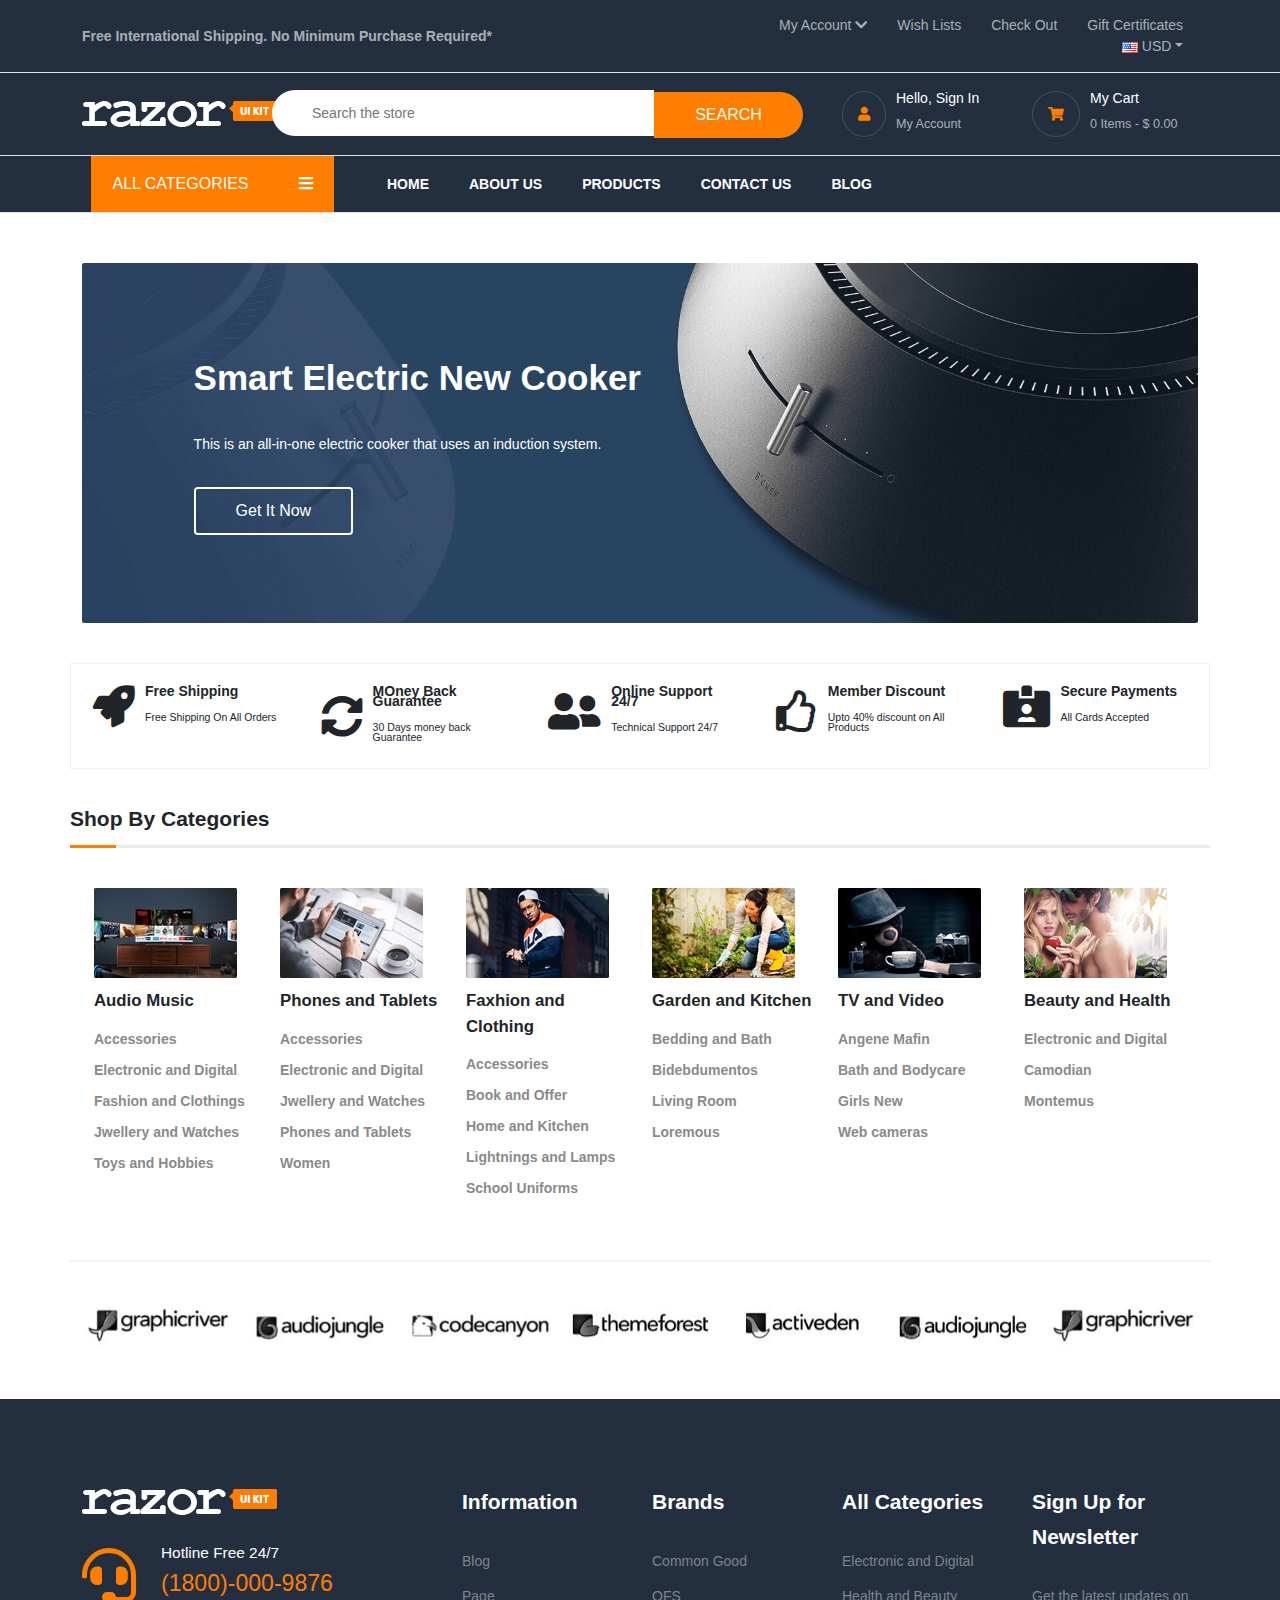
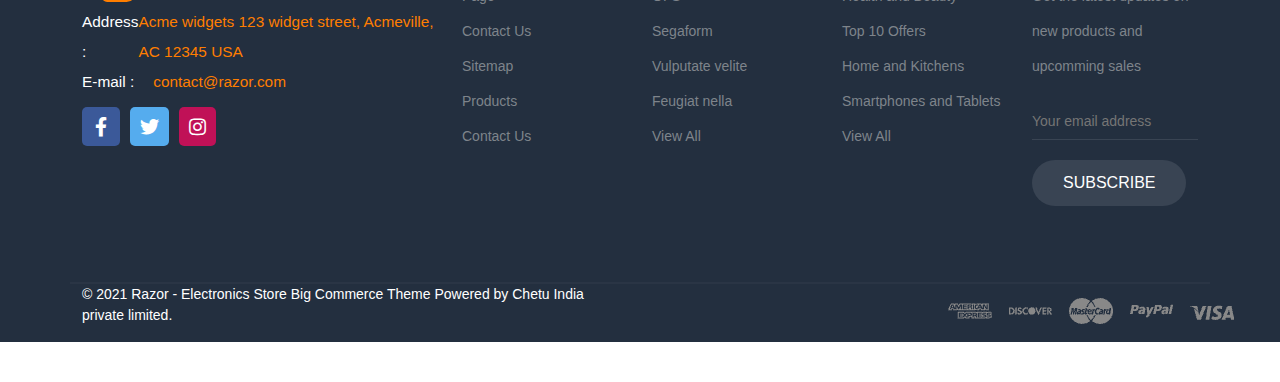
<file: index.html>
<!DOCTYPE html>
<html lang="en">

<head>
    <meta charset="UTF-8">
    <meta http-equiv="X-UA-Compatible" content="IE=edge">
    <meta name="viewport" content="width=device-width, initial-scale=1.0">
    <title>Razor E-commerce</title>
    <link rel="stylesheet" href="style.css">
    <link rel="stylesheet" href="Additional Files/fontawesome-free-5.15.4-web/css/all.css">
    <link rel="stylesheet" href="Additional Files/bootstrap-5.1.1-dist/css/bootstrap.css">
    <link rel="stylesheet" href="Additional Files/OwlCarousel2-2.3.4/css/owl.carousel.css">
    <link rel="stylesheet" href="Additional Files/OwlCarousel2-2.3.4/css/owl.theme.default.css">
    <script src="Additional Files/bootstrap-5.1.1-dist/js/bootstrap.bundle.js"></script>
    <script src="Additional Files/Jquery/jquery-3.6.0.min.js"></script>
    <script src="Additional Files/OwlCarousel2-2.3.4/js/jquery.min.js"></script>
    <script src="Additional Files/OwlCarousel2-2.3.4/js/owl.carousel.min.js"></script>
</head>

<body>
    <header>
        <div class="container-fluid border-bottom">
            <div class="container upper-header">
                <div class="row justify-content-between">
                    <div class="col-5 ship my-auto"><p>Free International Shipping. No Minimum Purchase Required*</p></div>
                    <div class="col-5 ">
                        <ul class="upper-header-navigation nav text-center justify-content-end">
                            <li class="upper-header-item nav-item" id="account-upper-header">My Account <i class="fas fa-chevron-down"></i>
                                <div class="select-option ">
                                    <p id="sign">Sign In</p>
                                    <p id="register">Register</p>
                                </div>
                            </li>
                            <li class="upper-header-item nav-item">Wish Lists</li>
                            <li class="upper-header-item nav-item">Check Out</li>
                            <li class="upper-header-item nav-item">Gift Certificates</li>
                            <li class="upper-header-item nav-item dropdown">

                                <span class="dropdown-toggle" data-bs-toggle="dropdown" id="selected-currency"><img
                                        src="razor_images/us.gif" alt=""> USD</span>
                                <ul class="dropdown-menu" style="padding-left: 10px!important;">
                                    <li><span><img src="razor_images/us.gif" alt="" id="currency-select"> USD</span>
                                    </li>
                                    <li><span><img src="razor_images/au.gif" alt="" id="currency-select"> Australian
                                            Dollar</span></li>
                                </ul>
                            </li>
                        </ul>
                    </div>
                </div>
            </div> <!--  upper header ends here -->            
        </div> <!-- container-fluid for header ends here -->
        <div class="container-fluid border-bottom">
            <div class="container main-header">
                <div class="row align-center">
                    <div class="col-2 logo"><img src="razor_images/logo_1553585953__67107.original.png" alt=""></div>
                    <div class="col-6 search-bar"><input type="text" id="search-bar" placeholder="Search the store"><button class="btn" id="search-button">SEARCH</button></div>
                    <div class="col-2"><div class="account align-center"><i class="fas fa-user"></i><div class="text"><p>Hello, Sign In</p><p class="lower-text">My Account</p></div></div></div>
                    <div class="col-2"><div class="account align-center"><i class="fas fa-shopping-cart"></i><div class="text"><p>My Cart</p><p class="lower-text"><span class="total-items">0</span> Items - $ <span class="total-amount">0.00</span></p> </div></div></div>
                </div>
            </div>
        </div>
        <div class="container-fluid border-bottom">
            <div class="container lower-header">
                <div class="row text-center">
                    <div class="col-3"><button class="btn lower-header-button">ALL CATEGORIES<i class="fas fa-bars"></i></button></div>
                    <div class="col-9">
                        <ul class="nav lower-header-navigation align-content-center">
                            <li class="nav-item lower-navigation-item"><a href="index.html">HOME</a></li>
                            <li class="nav-item lower-navigation-item"><a href="about-us.html">ABOUT US</a></li>
                            <li class="nav-item lower-navigation-item"><a href="products.html">PRODUCTS</a></li>
                            <li class="nav-item lower-navigation-item"><a href="contact.html">CONTACT US</a></li>
                            <li class="nav-item lower-navigation-item"><a href="blog.html">BLOG</a></li>
                        </ul>
                    </div>
                </div>
            </div>
        </div>
    </header>



    <section>
        <div class="container-fluid">
            <div class="container">
                <div class="owl-carousel first-slider owl-theme">
                    <div class="item slider-box">
                        <img src="razor_images/slider_1.jpg" alt="">
                        <div class="slider-overlay">
                            <p class="heading">Smart Electric New Cooker</p>
                            <p class="text">This is an all-in-one electric cooker that uses an induction system.</p> 
                            <button class="btn slider-button">Get It Now</button>
                        </div>
                    </div>
                    
                    <div class="item slider-box">
                        <img src="razor_images/slider_2.jpg" alt="">
                        <div class="slider-overlay">
                            <p class="heading">Featured Products Coffee Machine</p>
                            <p class="text">This is an all-in-one electric cooker that uses an induction system.</p>
                            <button class="btn slider-button">Get It Now</button>
                        </div>
                    </div>
                
                </div>
            </div>

            <div class="container services">
                <div class="row">
                    <div class="col">
                        <div class="services-box">
                            <div class="icon">
                                <i class="fas fa-rocket"></i>
                            </div>
                            <div class="icon-text">
                                <p><b>Free Shipping</b></p>
                                <p>Free Shipping On All Orders</p>
                            </div>
                        </div>
                    </div>
                    <div class="col">
                        <div class="services-box">
                            <div class="icon">
                                <i class="fas fa-sync-alt"></i>
                            </div>
                            <div class="icon-text">
                                <p><b>MOney Back Guarantee</b></p>
                                <p>30 Days money back Guarantee</p>
                            </div>
                        </div>
                    </div>
                    <div class="col">
                        <div class="services-box">
                            <div class="icon">
                                <i class="fas fa-user-friends"></i>
                            </div>
                            <div class="icon-text">
                                <p><b>Online Support 24/7</b></p>
                                <p>Technical Support 24/7</p>
                            </div>
                        </div>
                    </div>
                    <div class="col">
                        <div class="services-box">
                            <div class="icon">
                                <i class="far fa-thumbs-up"></i>
                            </div>
                            <div class="icon-text">
                                <p><b>Member Discount</b></p>
                                <p>Upto 40% discount on All Products</p>
                            </div>
                        </div>
                    </div>
                    <div class="col">
                        <div class="services-box">
                            <div class="icon">
                                <i class="fas fa-id-card-alt"></i>
                            </div>
                            <div class="icon-text">
                                <p><b>Secure Payments</b></p>
                                <p>All Cards Accepted</p>
                            </div>
                        </div>
                    </div>
                </div>
            </div>
        </div>

        <div class="conatainer-fluid">
            <div class="container shop-categories">
                <div class="row">
                    <p class="heading"><b>Shop By Categories</b></p>
                </div>
                <div class="row">
                    <div class="col">
                        <img src="razor_images/collection_1__72161.original.jpg" alt="">
                        <ul class="collection-list">
                            <li class="collection-heading">Audio Music</li>
                            <li class="collection-item">Accessories</li>
                            <li class="collection-item">Electronic and Digital</li>
                            <li class="collection-item">Fashion and Clothings</li>
                            <li class="collection-item">Jwellery and Watches</li>
                            <li class="collection-item">Toys and Hobbies</li>
                        </ul>
                    </div>
                    <div class="col">
                        <img src="razor_images/collection_2__31923.original.jpg" alt="">
                        <ul class="collection-list">
                            <li class="collection-heading">Phones and Tablets</li>
                            <li class="collection-item">Accessories</li>
                            <li class="collection-item">Electronic and Digital</li>
                            <li class="collection-item">Jwellery and Watches</li>
                            <li class="collection-item">Phones and Tablets</li>
                            <li class="collection-item">Women</li>
                        </ul>
                    </div>
                    <div class="col">
                        <img src="razor_images/collection_3__37436.original.jpg" alt="">
                        <ul class="collection-list">
                            <li class="collection-heading">Faxhion and Clothing</li>
                            <li class="collection-item">Accessories</li>
                            <li class="collection-item">Book and Offer</li>
                            <li class="collection-item">Home and Kitchen</li>
                            <li class="collection-item">Lightnings and Lamps</li>
                            <li class="collection-item">School Uniforms</li>
                        </ul>
                    </div>
                    <div class="col">
                        <img src="razor_images/collection_4__54083.original.jpg" alt="">
                        <ul class="collection-list">
                            <li class="collection-heading">Garden and Kitchen</li>
                            <li class="collection-item">Bedding and Bath</li>
                            <li class="collection-item">Bidebdumentos</li>
                            <li class="collection-item">Living Room</li>
                            <li class="collection-item">Loremous</li>
                        </ul>
                    </div>
                    <div class="col">
                        <img src="razor_images/collection_5__89880.original.jpg" alt="">
                        <ul class="collection-list">
                            <li class="collection-heading">TV and Video</li>
                            <li class="collection-item">Angene Mafin</li>
                            <li class="collection-item">Bath and Bodycare</li>
                            <li class="collection-item">Girls New</li>
                            <li class="collection-item">Web cameras</li>
                        </ul>
                    </div>
                    <div class="col">
                        <img src="razor_images/collection_6__48088.original.jpg" alt="">
                        <ul class="collection-list">
                            <li class="collection-heading">Beauty and Health</li>
                            <li class="collection-item">Electronic and Digital</li>
                            <li class="collection-item">Camodian</li>
                            <li class="collection-item">Montemus</li>
                        </ul>
                    </div>
                </div>
            </div>
        </div>


        <div class="container-fluid">
            <div class="container sponser">
                <div class="owl-carousel sponser-slider owl-theme">
                    <div class="item"><img src="razor_images/brand-1.jpg" alt=""></div>
                    <div class="item"><img src="razor_images/brand-2.jpg" alt=""></div>
                    <div class="item"><img src="razor_images/brand-3.jpg" alt=""></div>
                    <div class="item"><img src="razor_images/brand-4.jpg" alt=""></div>
                    <div class="item"><img src="razor_images/brand-5.jpg" alt=""></div>
                    <div class="item"><img src="razor_images/brand-6.jpg" alt=""></div>
                </div>
            </div>
        </div>
    </section>



    <footer>
        <div class="container-fluid">
            <div class="container">
                <div class="row fut">
                    <div class="col-4 logo">
                        <img src="razor_images/logo_1553585953__67107.original.png" alt="">
                        <ul class="footer-logo-column">
                            <li class="hotline">
                                <div class="hotline-box"><i class="fas fa-headset"></i></div><div class="hotline-text"><p>Hotline Free 24/7</p><p>(1800)-000-9876</p></div>
                            </li>
                            <li> <div class="address-box"><div class="address">Address : </div> <div class="address-text">Acme widgets 123 widget street, Acmeville, AC 12345 USA</div></div>  </li>
                            <li> <div class="address-box"><div class="address">E-mail : </div> <div class="address-text">contact@razor.com</div></div>  </li>
                            <li class="icon"><i class="fab fa-facebook-f"></i><i class="fab fa-twitter"></i><i class="fab fa-instagram"></i></li>
                        </ul>
                    </div>
                    <div class="col footer-column">
                        <ul>
                            <li class="heading">Information</li>
                            <li>Blog</li>
                            <li>Page</li>
                            <li>Contact Us</li>
                            <li>Sitemap</li>
                            <li>Products</li>
                            <li>Contact Us</li>
                        </ul>
                    </div>
                    <div class="col footer-column">
                        <ul>
                            <li class="heading">Brands</li>
                            <li>Common Good</li>
                            <li>OFS</li>
                            <li>Segaform</li>
                            <li>Vulputate velite</li>
                            <li>Feugiat nella</li>
                            <li>View All</li>
                        </ul>
                    </div>
                    <div class="col footer-column">
                        <ul>
                            <li class="heading">All Categories</li>
                            <li>Electronic and Digital</li>
                            <li>Health and Beauty</li>
                            <li>Top 10 Offers</li>
                            <li>Home and Kitchens</li>
                            <li>Smartphones and Tablets</li>
                            <li>View All</li>
                        </ul>
                    </div>
                    <div class="col-2 news-letter">
                        <ul class="letter">
                            <li class="heading">Sign Up for Newsletter</li>
                            <li>Get the latest updates on new products and upcomming sales</li>
                            <li><input type="text" id="input-email" placeholder="Your email address"></li>
                            <li><button class="btn subscribe">SUBSCRIBE</button></li>
                        </ul>
                    </div>
                </div>
            </div>
        </div>

        <div class="container-fluid lower-footer">
            <div class="container">
                <div class="row justify-content-between">
                    <div class="col-6 align-center">
                        <p class="lower-footer-text">&copy; 2021 Razor - Electronics Store Big Commerce Theme Powered by <span class="chetu"><a href="https://www.chetu.com/" target="_blank">Chetu India private limited</a>.</span></p>
                    </div>
                    <div class="col-3">
                        <img src="razor_images/payment.PNG" alt="">
                    </div>
                </div>
            </div>
        </div>
    </footer>





































    <script>
        $('.first-slider').owlCarousel({
    loop:true,
    margin:10,
    nav:true,
    dots:false,
    autoplay:true,
    autoplayTimeout:2500,
    autoplayHoverPause:true,
    responsive:{
        0:{
            items:1
        },
        600:{
            items:1
        },
        1000:{
            items:1
        }
    }
})

$('.sponser-slider').owlCarousel({
    loop:true,
    margin:10,
    nav:true,
    dots:false,
    responsive:{
        0:{
            items:3
        },
        600:{
            items:5
        },
        1000:{
            items:7
        }
    }
})
    </script>
</body>

</html>
</file>
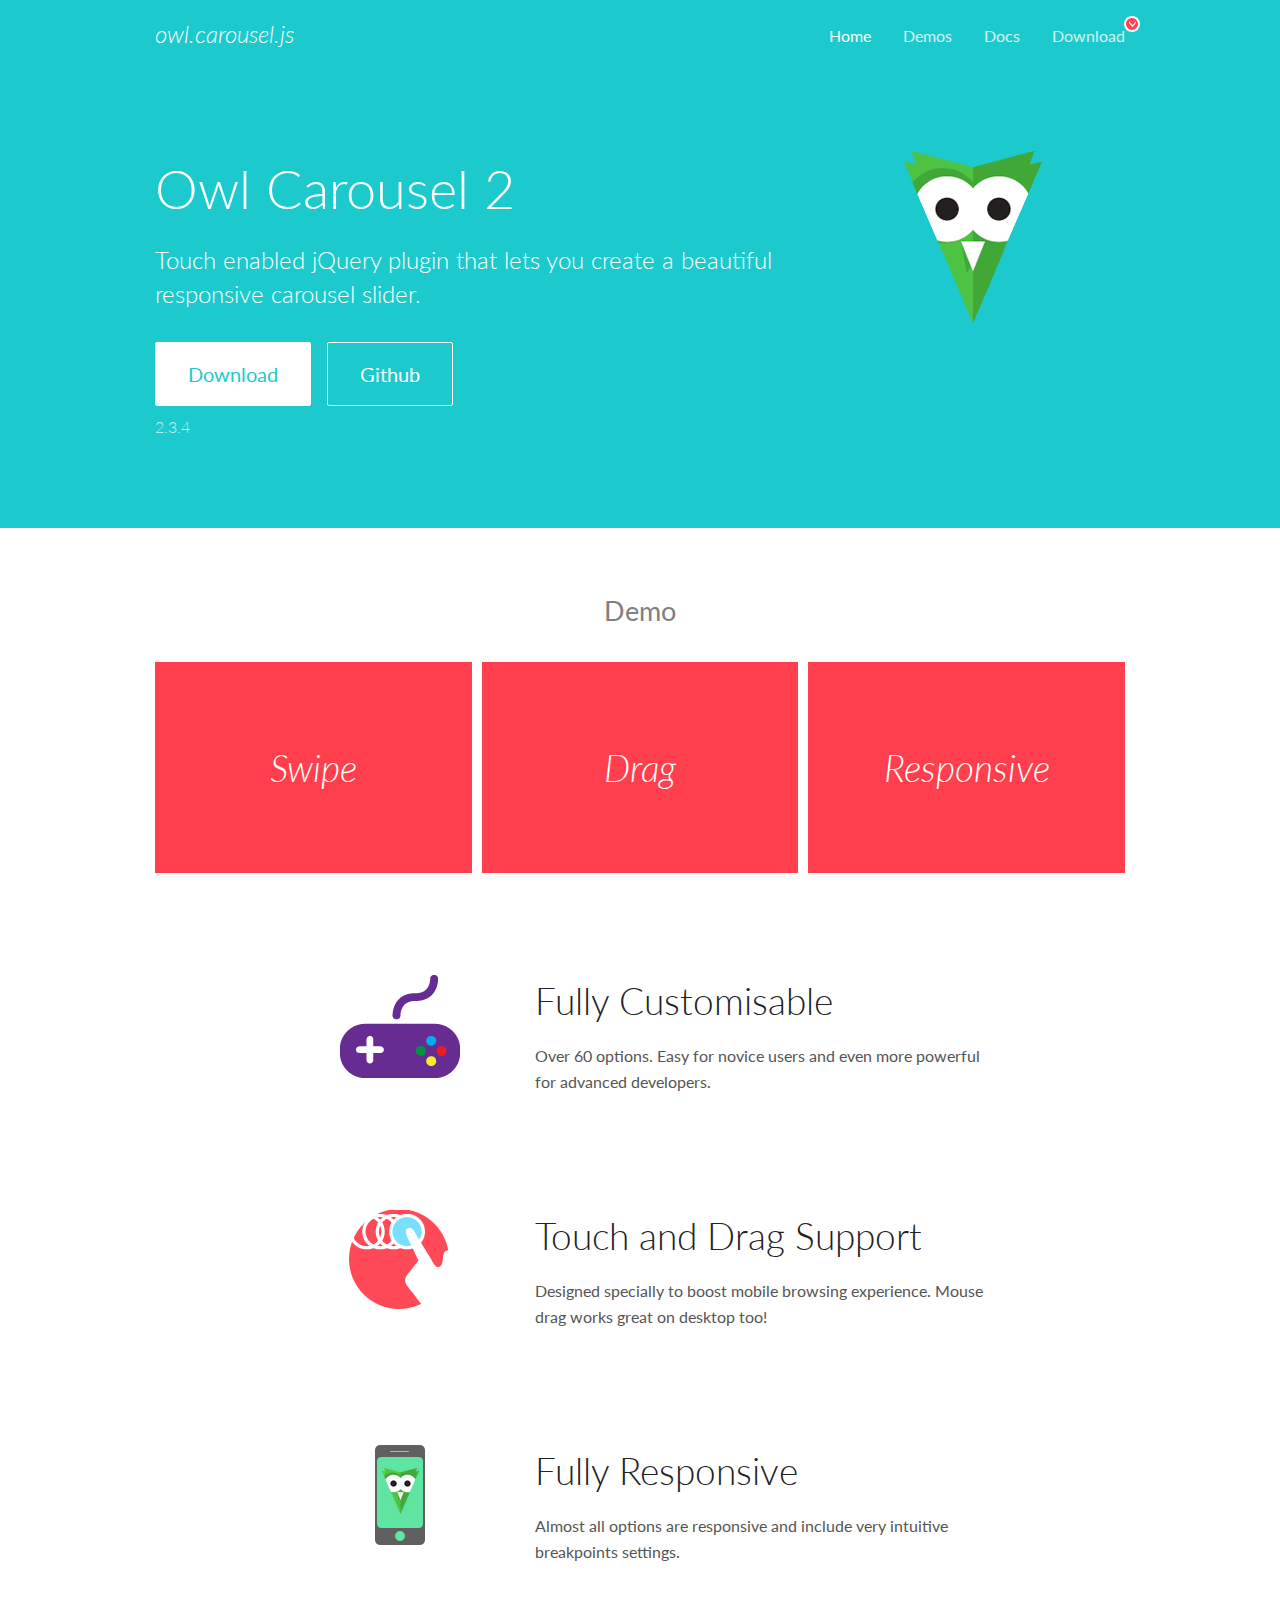
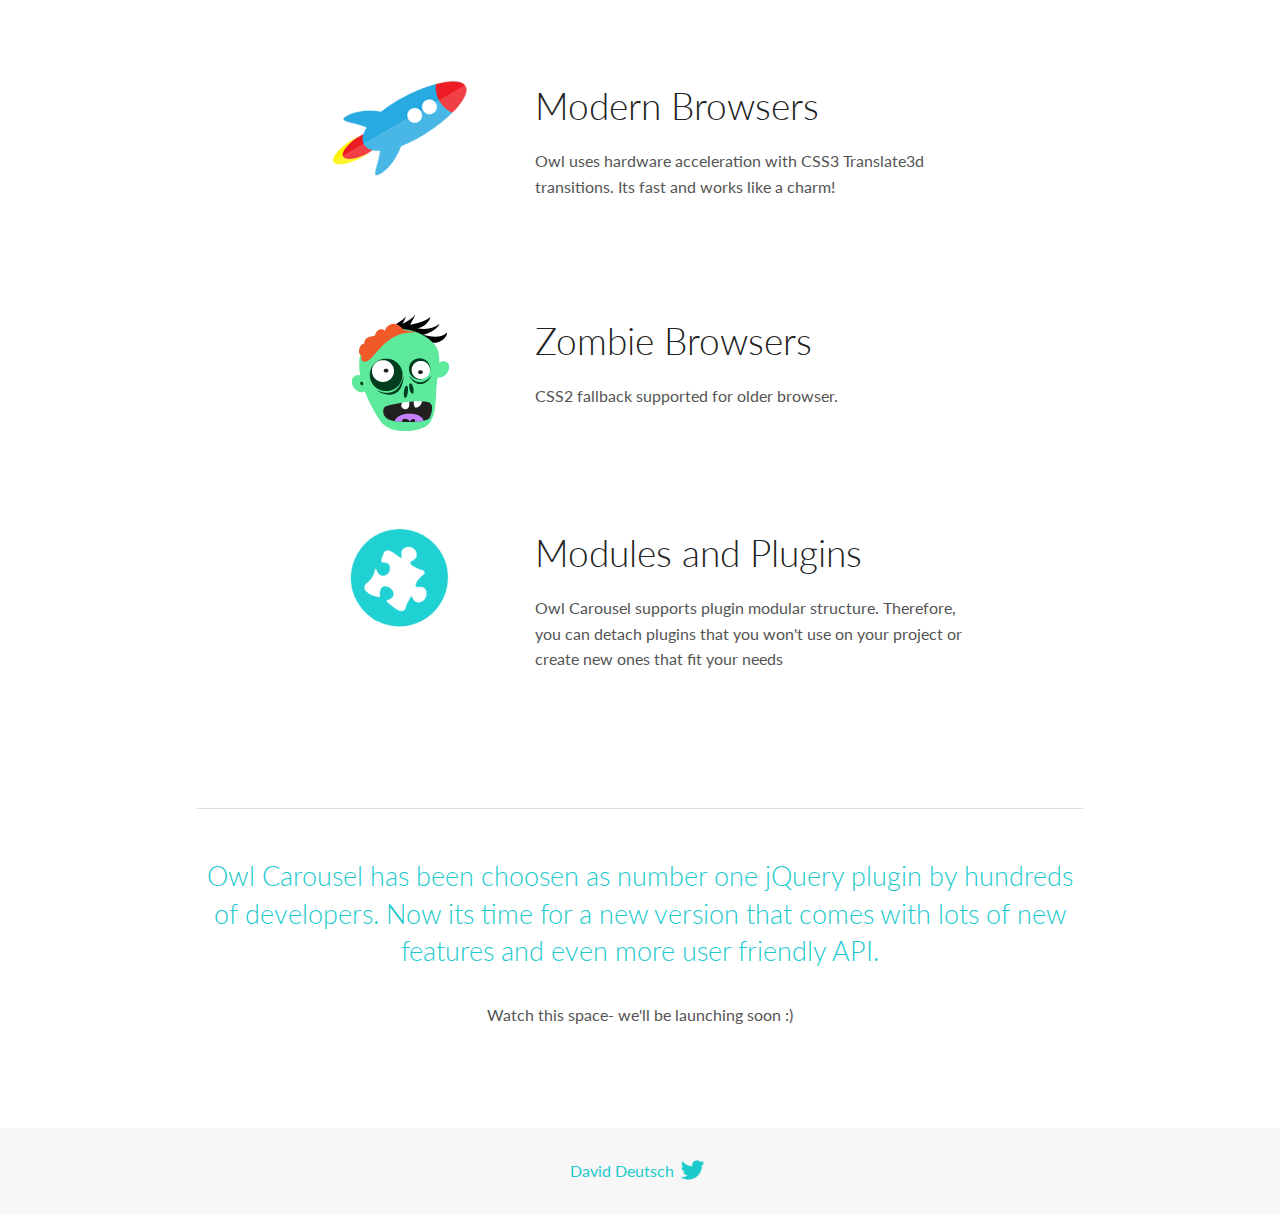
<file: Additional Files/OwlCarousel2-2.3.4/download/OwlCarousel2-2.3.4/docs/index.html>
<!DOCTYPE html>
<html lang="en">
  <head>

    <!-- head -->
    <meta charset="utf-8">
    <meta name="msapplication-tap-highlight" content="no" />
    <meta name="viewport" content="width=device-width, initial-scale=1.0" />
    <meta name="description" content="Touch enabled jQuery plugin that lets you create beautiful responsive carousel slider.">
    <meta name="author" content="David Deutsch">
    <title>
      Home | Owl Carousel | 2.3.4
    </title>

    <!-- Stylesheets -->
    <link href='https://fonts.googleapis.com/css?family=Lato:300,400,700,400italic,300italic' rel='stylesheet' type='text/css'>
    <link rel="stylesheet" href="assets/css/docs.theme.min.css">

    <!-- Owl Stylesheets -->
    <link rel="stylesheet" href="assets/owlcarousel/assets/owl.carousel.min.css">
    <link rel="stylesheet" href="assets/owlcarousel/assets/owl.theme.default.min.css">

    <!-- HTML5 shim and Respond.js IE8 support of HTML5 elements and media queries -->

    <!--[if lt IE 9]>
      <script src="https://oss.maxcdn.com/libs/html5shiv/3.7.0/html5shiv.js"></script>
      <script src="https://oss.maxcdn.com/libs/respond.js/1.3.0/respond.min.js"></script>
    <![endif]-->

    <!-- Favicons -->
    <link rel="apple-touch-icon-precomposed" sizes="144x144" href="assets/ico/apple-touch-icon-144-precomposed.png">
    <link rel="shortcut icon" href="assets/ico/favicon.png">
    <link rel="shortcut icon" href="favicon.ico">

    <!-- Yeah i know js should not be in header. Its required for demos.-->

    <!-- javascript -->
    <script src="assets/vendors/jquery.min.js"></script>
    <script src="assets/owlcarousel/owl.carousel.js"></script>
  </head>
  <body>

    <!-- header -->
    <header class="header">
      <div class="row">
        <div class="large-12 columns">
          <div class="brand left">
            <h3>
              <a href="/OwlCarousel2/">owl.carousel.js</a> 
            </h3>
          </div>
          <a id="toggle-nav" class="right">
            <span></span> <span></span> <span></span> 
          </a> 
          <div class="nav-bar">
            <ul class="clearfix">
              <li class="active">
                <a href="/OwlCarousel2/index.html">Home</a> 
              </li>
              <li> <a href="/OwlCarousel2/demos/demos.html">Demos</a>  </li>
              <li> <a href="/OwlCarousel2/docs/started-welcome.html">Docs</a>  </li>
              <li>
                <a href="https://github.com/OwlCarousel2/OwlCarousel2/archive/2.3.4.zip">Download</a> 
                <span class="download"></span> 
              </li>
            </ul>
          </div>
        </div>
      </div>
    </header>

    <!-- home panel -->
    <section id="hero">
      <div class="row">
        <div class="large-8 medium-8 columns">
          <h1>Owl Carousel 2</h1>
          <h4>Touch enabled jQuery plugin that lets you create a beautiful responsive carousel slider.</h4>
          <a href="https://github.com/OwlCarousel2/OwlCarousel2/archive/2.3.4.zip" class="hero-button">Download</a> 
          <a href="https://github.com/OwlCarousel2/OwlCarousel2" class="hero-button outline">Github</a> 
          <p>2.3.4</p>
        </div>
        <div class="large-4 medium-4 columns">
          <img class="owl-logo" src="assets/img/owl-logo.png" alt="mr. Owl">
        </div>
      </div>
    </section>

    <!-- body -->
    <div class="home-demo">
      <div class="row">
        <div class="large-12 columns">
          <h3>Demo</h3>
          <div class="owl-carousel">
            <div class="item">
              <h2>Swipe</h2>
            </div>
            <div class="item">
              <h2>Drag</h2>
            </div>
            <div class="item">
              <h2>Responsive</h2>
            </div>
            <div class="item">
              <h2>CSS3</h2>
            </div>
            <div class="item">
              <h2>Fast</h2>
            </div>
            <div class="item">
              <h2>Easy</h2>
            </div>
            <div class="item">
              <h2>Free</h2>
            </div>
            <div class="item">
              <h2>Upgradable</h2>
            </div>
            <div class="item">
              <h2>Tons of options</h2>
            </div>
            <div class="item">
              <h2>Infinity</h2>
            </div>
            <div class="item">
              <h2>Auto Width</h2>
            </div>
          </div>
        </div>
      </div>
    </div>
    <script>
      var owl = $('.owl-carousel');
      owl.owlCarousel({
        margin: 10,
        loop: true,
        responsive: {
          0: {
            items: 1
          },
          600: {
            items: 2
          },
          1000: {
            items: 3
          }
        }
      })
    </script>

    <!-- features -->
    <div id="features">
      <div class="row">
        <div class="small-12 medium-9 small-centered columns">
          <section class="row feature">
            <div class="medium-4 small-12 columns">
              <img src="assets/img/feature-options.png" alt="">
            </div>
            <div class="medium-8 small-12 columns">
              <h2>Fully Customisable</h2>
              <p>Over 60 options. Easy for novice users and even more powerful for advanced developers.</p>
            </div>
          </section>
          <section class="row feature">
            <div class="medium-4 small-12 columns">
              <img src="assets/img/feature-drag.png" alt="">
            </div>
            <div class="medium-8 small-12 columns">
              <h2>Touch and Drag Support</h2>
              <p>Designed specially to boost mobile browsing experience. Mouse drag works great on desktop too!</p>
            </div>
          </section>
          <section class="row feature">
            <div class="medium-4 small-12 columns">
              <img src="assets/img/feature-responsive.png" alt="">
            </div>
            <div class="medium-8 small-12 columns">
              <h2>Fully Responsive</h2>
              <p>Almost all options are responsive and include very intuitive breakpoints settings.</p>
            </div>
          </section>
          <section class="row feature">
            <div class="medium-4 small-12 columns">
              <img src="assets/img/feature-modern.png" alt="">
            </div>
            <div class="medium-8 small-12 columns">
              <h2>Modern Browsers</h2>
              <p>Owl uses hardware acceleration with CSS3 Translate3d transitions. Its fast and works like a charm! </p>
            </div>
          </section>
          <section class="row feature">
            <div class="medium-4 small-12 columns">
              <img src="assets/img/feature-zombie.png" alt="">
            </div>
            <div class="medium-8 small-12 columns">
              <h2>Zombie Browsers</h2>
              <p>CSS2 fallback supported for older browser.</p>
            </div>
          </section>
          <section class="row feature">
            <div class="medium-4 small-12 columns">
              <img src="assets/img/feature-module.png" alt="">
            </div>
            <div class="medium-8 small-12 columns">
              <h2>Modules and Plugins</h2>
              <p>Owl Carousel supports plugin modular structure. Therefore, you can detach plugins that you won&#x27;t use on your project or create new ones that fit your needs</p>
            </div>
          </section>
        </div>
      </div>
    </div>

    <!-- footer -->
    <section id="teaser-text">
      <div class="row">
        <div class="small-12 medium-11 small-centered columns">
          <hr>
          <h3 id="owl-carousel-has-been-choosen-as-number-one-jquery-plugin-by-hundreds-of-developers-now-its-time-for-a-new-version-that-comes-with-lots-of-new-features-and-even-more-user-friendly-api-">Owl Carousel has been choosen as number one jQuery plugin by hundreds of developers. Now its time for a new version that comes with lots of new features and even more user friendly API.</h3>
          <p>Watch this space- we&#39;ll be launching soon :)</p>
        </div>
      </div>
    </section>

    <!-- footer -->
    <footer class="footer">
      <div class="row">
        <div class="large-12 columns">
          <h5>
            <a href="/OwlCarousel2/docs/support-contact.html">David Deutsch</a> 
            <a id="custom-tweet-button" href="https://twitter.com/share?url=https://github.com/OwlCarousel2/OwlCarousel2&text=Owl Carousel - This is so awesome! " target="_blank"></a> 
          </h5>
        </div>
      </div>
    </footer>

    <!-- vendors -->
    <script src="assets/vendors/highlight.js"></script>
    <script src="assets/js/app.js"></script>
  </body>
</html>
</file>
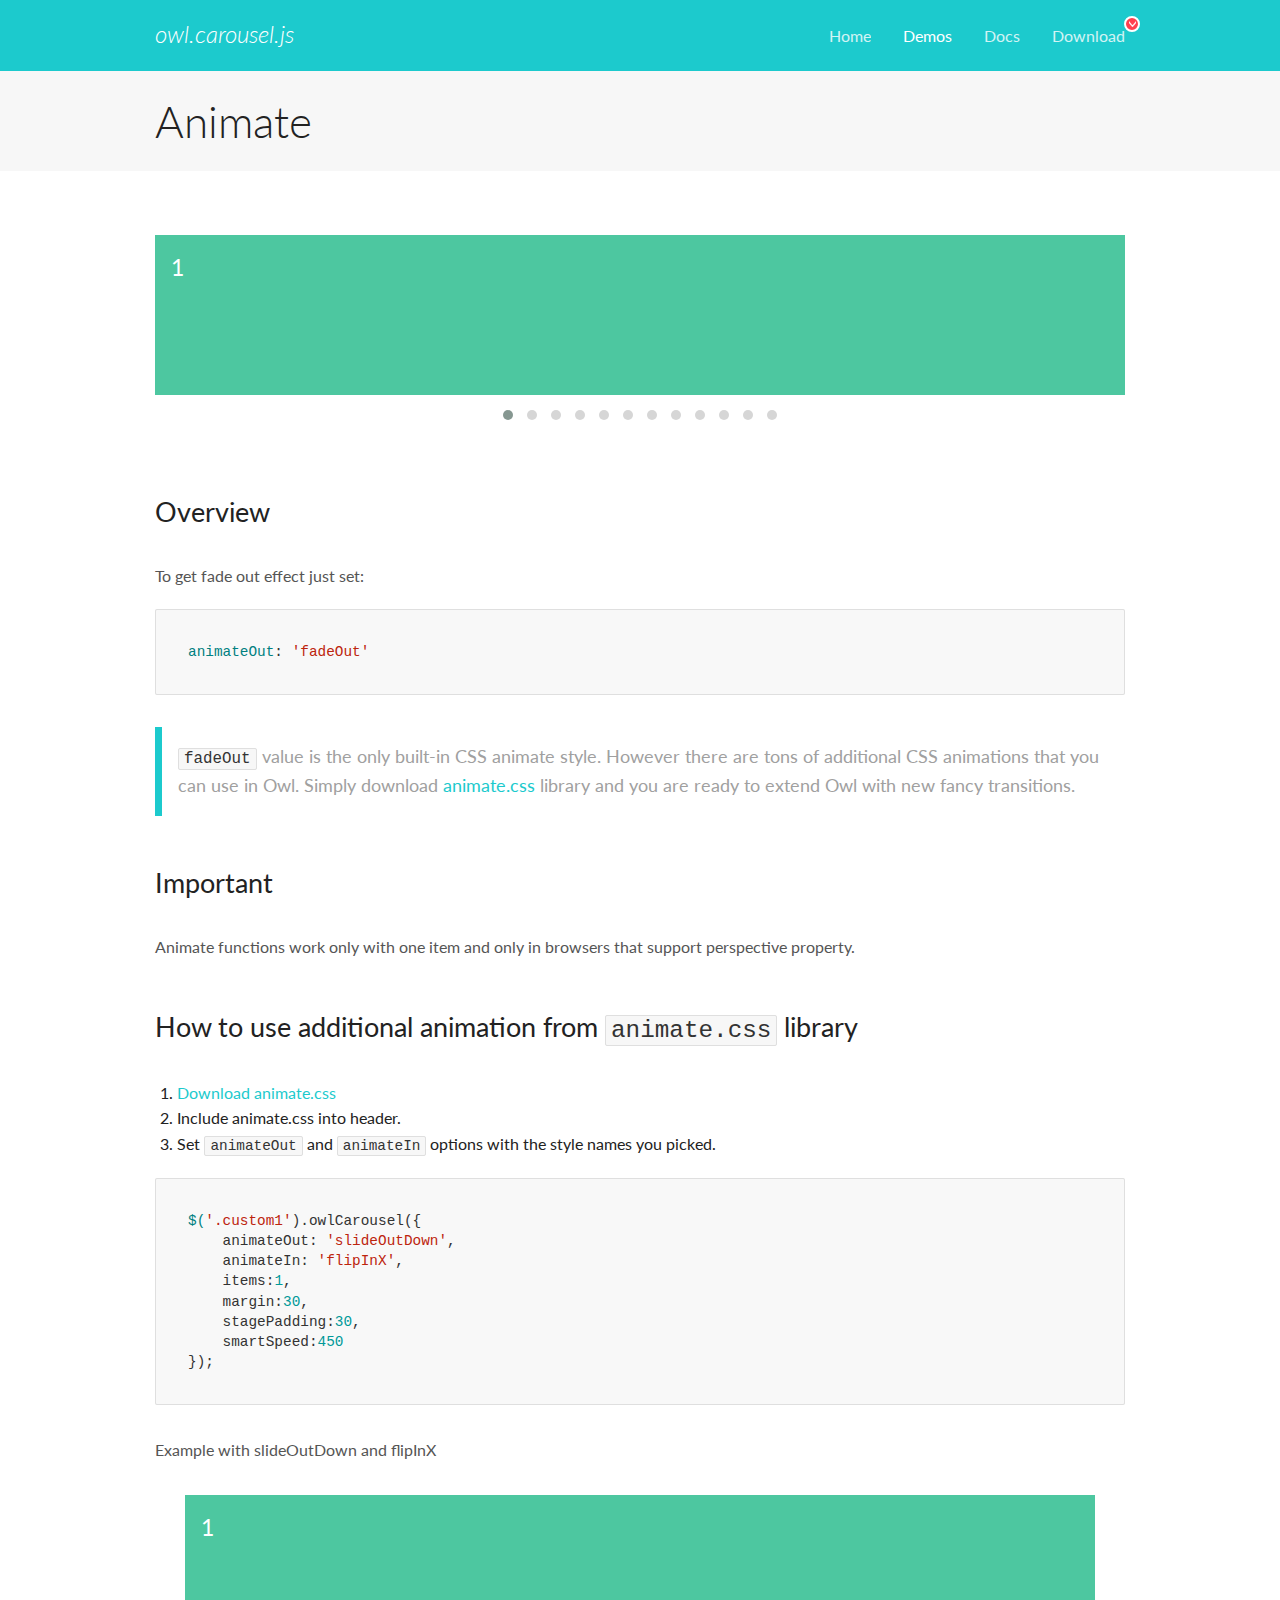
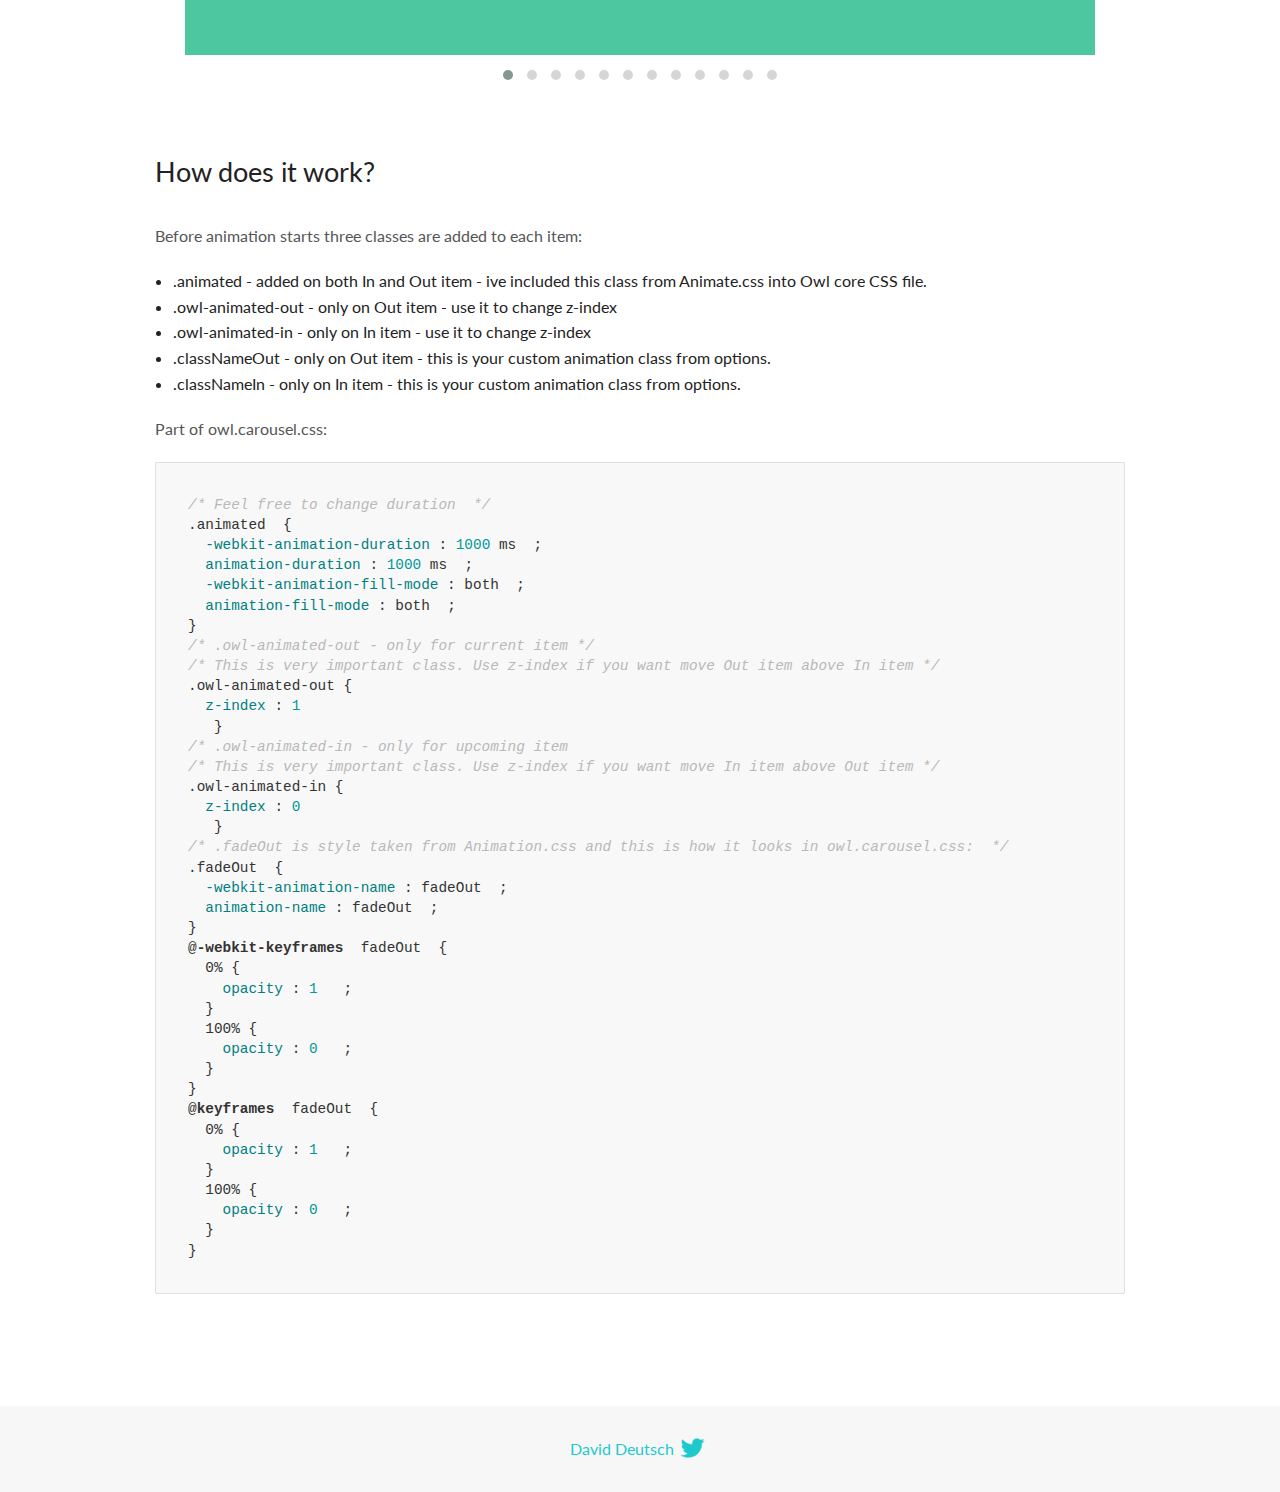
<file: Additional Files/OwlCarousel2-2.3.4/download/OwlCarousel2-2.3.4/docs/demos/animate.html>
<!DOCTYPE html>
<html lang="en">
  <head>

    <!-- head -->
    <meta charset="utf-8">
    <meta name="msapplication-tap-highlight" content="no" />
    <meta name="viewport" content="width=device-width, initial-scale=1.0" />
    <meta name="description" content="Animate carousel">
    <meta name="author" content="David Deutsch">
    <title>
      Animate Demo | Owl Carousel | 2.3.4
    </title>

    <!-- Stylesheets -->
    <link href='https://fonts.googleapis.com/css?family=Lato:300,400,700,400italic,300italic' rel='stylesheet' type='text/css'>
    <link rel="stylesheet" href="../assets/css/docs.theme.min.css">

    <!-- Owl Stylesheets -->
    <link rel="stylesheet" href="../assets/owlcarousel/assets/owl.carousel.min.css">
    <link rel="stylesheet" href="../assets/owlcarousel/assets/owl.theme.default.min.css">

    <!-- HTML5 shim and Respond.js IE8 support of HTML5 elements and media queries -->

    <!--[if lt IE 9]>
      <script src="https://oss.maxcdn.com/libs/html5shiv/3.7.0/html5shiv.js"></script>
      <script src="https://oss.maxcdn.com/libs/respond.js/1.3.0/respond.min.js"></script>
    <![endif]-->

    <!-- Favicons -->
    <link rel="apple-touch-icon-precomposed" sizes="144x144" href="../assets/ico/apple-touch-icon-144-precomposed.png">
    <link rel="shortcut icon" href="../assets/ico/favicon.png">
    <link rel="shortcut icon" href="favicon.ico">

    <!-- Yeah i know js should not be in header. Its required for demos.-->

    <!-- javascript -->
    <script src="../assets/vendors/jquery.min.js"></script>
    <script src="../assets/owlcarousel/owl.carousel.js"></script>
  </head>
  <body>

    <!-- header -->
    <header class="header">
      <div class="row">
        <div class="large-12 columns">
          <div class="brand left">
            <h3>
              <a href="/OwlCarousel2/">owl.carousel.js</a> 
            </h3>
          </div>
          <a id="toggle-nav" class="right">
            <span></span> <span></span> <span></span> 
          </a> 
          <div class="nav-bar">
            <ul class="clearfix">
              <li> <a href="/OwlCarousel2/index.html">Home</a>  </li>
              <li class="active">
                <a href="/OwlCarousel2/demos/demos.html">Demos</a> 
              </li>
              <li> <a href="/OwlCarousel2/docs/started-welcome.html">Docs</a>  </li>
              <li>
                <a href="https://github.com/OwlCarousel2/OwlCarousel2/archive/2.3.4.zip">Download</a> 
                <span class="download"></span> 
              </li>
            </ul>
          </div>
        </div>
      </div>
    </header>

    <!-- title -->
    <section class="title">
      <div class="row">
        <div class="large-12 columns">
          <h1>Animate</h1>
        </div>
      </div>
    </section>

    <!--  Demos -->
    <section id="demos">
      <div class="row">
        <div class="large-12 columns">
          <div class="fadeOut owl-carousel owl-theme">
            <div class="item">
              <h4>1</h4>
            </div>
            <div class="item">
              <h4>2</h4>
            </div>
            <div class="item">
              <h4>3</h4>
            </div>
            <div class="item">
              <h4>4</h4>
            </div>
            <div class="item">
              <h4>5</h4>
            </div>
            <div class="item">
              <h4>6</h4>
            </div>
            <div class="item">
              <h4>7</h4>
            </div>
            <div class="item">
              <h4>8</h4>
            </div>
            <div class="item">
              <h4>9</h4>
            </div>
            <div class="item">
              <h4>10</h4>
            </div>
            <div class="item">
              <h4>11</h4>
            </div>
            <div class="item">
              <h4>12</h4>
            </div>
          </div>
          <h3 id="overview">Overview</h3>
          <p>To get fade out effect just set:</p>
          <pre><code>animateOut: &#39;fadeOut&#39;</code></pre>
          <blockquote>
            <p><code>fadeOut</code> value is the only built-in CSS animate style. However there are tons of additional CSS animations that you can use in Owl. Simply download
              <a href="https://daneden.github.io/animate.css/">animate.css</a>  library and you are ready to extend Owl with new fancy transitions.</p>
          </blockquote>
          <h3 id="important">Important</h3>
          <p>Animate functions work only with one item and only in browsers that support perspective property.</p>
          <h3 id="how-to-use-additional-animation-from-animate-css-library">How to use additional animation from <code>animate.css</code> library</h3>
          <ol>
            <li> <a href="https://daneden.github.io/animate.css/">Download animate.css</a>  </li>
            <li>Include animate.css into header.</li>
            <li>Set <code>animateOut</code> and <code>animateIn</code> options with the style names you picked.</li>
          </ol>
          <pre><code>$(&#39;.custom1&#39;).owlCarousel({
    animateOut: &#39;slideOutDown&#39;,
    animateIn: &#39;flipInX&#39;,
    items:1,
    margin:30,
    stagePadding:30,
    smartSpeed:450
});</code></pre>
          <p>Example with slideOutDown and flipInX</p>
          <div class="custom1 owl-carousel owl-theme">
            <div class="item">
              <h4>1</h4>
            </div>
            <div class="item">
              <h4>2</h4>
            </div>
            <div class="item">
              <h4>3</h4>
            </div>
            <div class="item">
              <h4>4</h4>
            </div>
            <div class="item">
              <h4>5</h4>
            </div>
            <div class="item">
              <h4>6</h4>
            </div>
            <div class="item">
              <h4>7</h4>
            </div>
            <div class="item">
              <h4>8</h4>
            </div>
            <div class="item">
              <h4>9</h4>
            </div>
            <div class="item">
              <h4>10</h4>
            </div>
            <div class="item">
              <h4>11</h4>
            </div>
            <div class="item">
              <h4>12</h4>
            </div>
          </div>
          <h3 id="how-does-it-work-">How does it work?</h3>
          <p>Before animation starts three classes are added to each item:</p>
          <ul>
            <li>.animated - added on both In and Out item - ive included this class from Animate.css into Owl core CSS file.</li>
            <li>.owl-animated-out - only on Out item - use it to change z-index</li>
            <li>.owl-animated-in - only on In item - use it to change z-index</li>
            <li>.classNameOut - only on Out item - this is your custom animation class from options.</li>
            <li>.classNameIn - only on In item - this is your custom animation class from options.</li>
          </ul>
          <p>Part of owl.carousel.css:</p>
          <pre><code class="language-css"><span class="comment">/* Feel free to change duration  */</span> 
<span class="class">.animated</span>  <span class="rules">{
  <span class="rule"><span class="attribute">-webkit-animation-duration</span> :<span class="value"> <span class="number">1000</span> ms</span> </span> ;
  <span class="rule"><span class="attribute">animation-duration</span> :<span class="value"> <span class="number">1000</span> ms</span> </span> ;
  <span class="rule"><span class="attribute">-webkit-animation-fill-mode</span> :<span class="value"> both</span> </span> ;
  <span class="rule"><span class="attribute">animation-fill-mode</span> :<span class="value"> both</span> </span> ;
<span class="rule">}</span> </span> 
<span class="comment">/* .owl-animated-out - only for current item */</span> 
<span class="comment">/* This is very important class. Use z-index if you want move Out item above In item */</span> 
<span class="class">.owl-animated-out</span> <span class="rules">{
  <span class="rule"><span class="attribute">z-index</span> :<span class="value"> <span class="number">1</span> 
</span> </span> </span> }
<span class="comment">/* .owl-animated-in - only for upcoming item
/* This is very important class. Use z-index if you want move In item above Out item */</span> 
<span class="class">.owl-animated-in</span> <span class="rules">{
  <span class="rule"><span class="attribute">z-index</span> :<span class="value"> <span class="number">0</span> 
</span> </span> </span> }
<span class="comment">/* .fadeOut is style taken from Animation.css and this is how it looks in owl.carousel.css:  */</span> 
<span class="class">.fadeOut</span>  <span class="rules">{
  <span class="rule"><span class="attribute">-webkit-animation-name</span> :<span class="value"> fadeOut</span> </span> ;
  <span class="rule"><span class="attribute">animation-name</span> :<span class="value"> fadeOut</span> </span> ;
<span class="rule">}</span> </span> 
<span class="at_rule">@<span class="keyword">-webkit-keyframes</span>  fadeOut </span> {
  0% <span class="rules">{
    <span class="rule"><span class="attribute">opacity</span> :<span class="value"> <span class="number">1</span> </span> </span> ;
  <span class="rule">}</span> </span> 
  100% <span class="rules">{
    <span class="rule"><span class="attribute">opacity</span> :<span class="value"> <span class="number">0</span> </span> </span> ;
  <span class="rule">}</span> </span> 
}
<span class="at_rule">@<span class="keyword">keyframes</span>  fadeOut </span> {
  0% <span class="rules">{
    <span class="rule"><span class="attribute">opacity</span> :<span class="value"> <span class="number">1</span> </span> </span> ;
  <span class="rule">}</span> </span> 
  100% <span class="rules">{
    <span class="rule"><span class="attribute">opacity</span> :<span class="value"> <span class="number">0</span> </span> </span> ;
  <span class="rule">}</span> </span> 
}</code></pre>
          <link rel="stylesheet" href="../assets/css/animate.css">
          <script>
            jQuery(document).ready(function($) {
              $('.fadeOut').owlCarousel({
                items: 1,
                animateOut: 'fadeOut',
                loop: true,
                margin: 10,
              });
              $('.custom1').owlCarousel({
                animateOut: 'slideOutDown',
                animateIn: 'flipInX',
                items: 1,
                margin: 30,
                stagePadding: 30,
                smartSpeed: 450
              });
            });
          </script>
        </div>
      </div>
    </section>

    <!-- footer -->
    <footer class="footer">
      <div class="row">
        <div class="large-12 columns">
          <h5>
            <a href="/OwlCarousel2/docs/support-contact.html">David Deutsch</a> 
            <a id="custom-tweet-button" href="https://twitter.com/share?url=https://github.com/OwlCarousel2/OwlCarousel2&text=Owl Carousel - This is so awesome! " target="_blank"></a> 
          </h5>
        </div>
      </div>
    </footer>

    <!-- vendors -->
    <script src="../assets/vendors/highlight.js"></script>
    <script src="../assets/js/app.js"></script>
  </body>
</html>
</file>
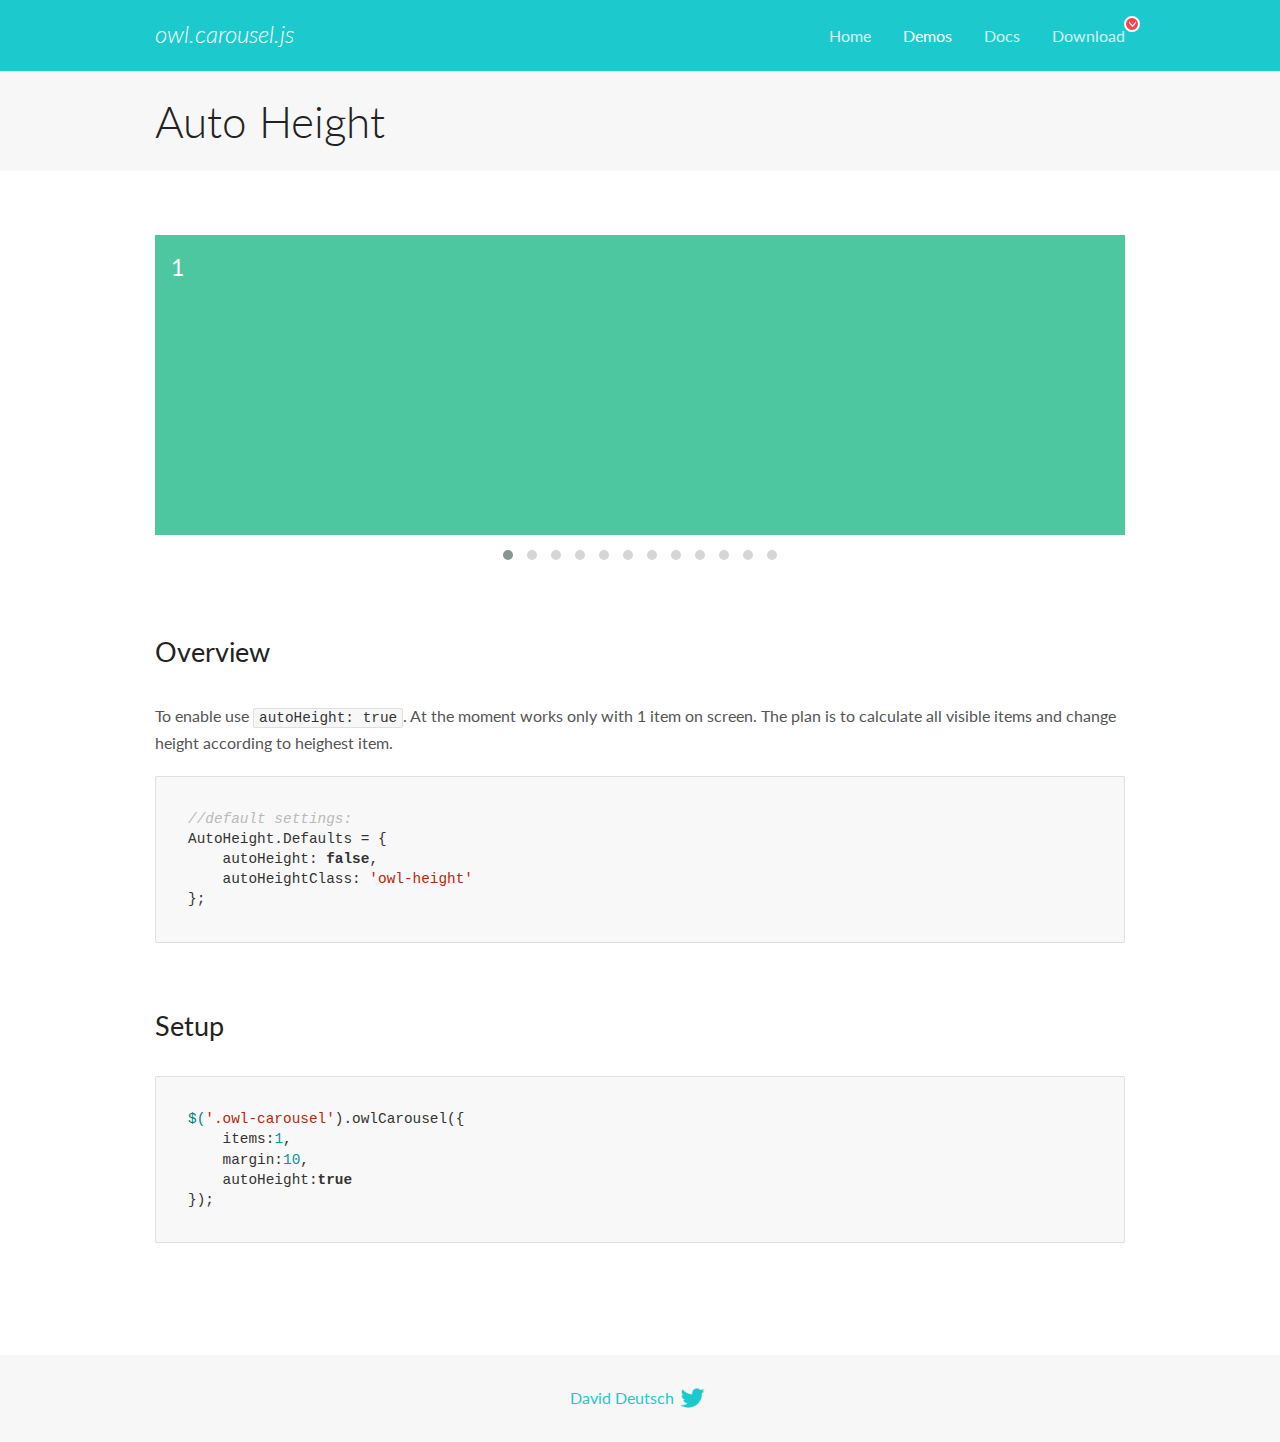
<file: Additional Files/OwlCarousel2-2.3.4/download/OwlCarousel2-2.3.4/docs/demos/autoheight.html>
<!DOCTYPE html>
<html lang="en">
  <head>

    <!-- head -->
    <meta charset="utf-8">
    <meta name="msapplication-tap-highlight" content="no" />
    <meta name="viewport" content="width=device-width, initial-scale=1.0" />
    <meta name="description" content="autoHeight usage demo">
    <meta name="author" content="David Deutsch">
    <title>
      Auto Height Demo | Owl Carousel | 2.3.4
    </title>

    <!-- Stylesheets -->
    <link href='https://fonts.googleapis.com/css?family=Lato:300,400,700,400italic,300italic' rel='stylesheet' type='text/css'>
    <link rel="stylesheet" href="../assets/css/docs.theme.min.css">

    <!-- Owl Stylesheets -->
    <link rel="stylesheet" href="../assets/owlcarousel/assets/owl.carousel.min.css">
    <link rel="stylesheet" href="../assets/owlcarousel/assets/owl.theme.default.min.css">

    <!-- HTML5 shim and Respond.js IE8 support of HTML5 elements and media queries -->

    <!--[if lt IE 9]>
      <script src="https://oss.maxcdn.com/libs/html5shiv/3.7.0/html5shiv.js"></script>
      <script src="https://oss.maxcdn.com/libs/respond.js/1.3.0/respond.min.js"></script>
    <![endif]-->

    <!-- Favicons -->
    <link rel="apple-touch-icon-precomposed" sizes="144x144" href="../assets/ico/apple-touch-icon-144-precomposed.png">
    <link rel="shortcut icon" href="../assets/ico/favicon.png">
    <link rel="shortcut icon" href="favicon.ico">

    <!-- Yeah i know js should not be in header. Its required for demos.-->

    <!-- javascript -->
    <script src="../assets/vendors/jquery.min.js"></script>
    <script src="../assets/owlcarousel/owl.carousel.js"></script>
  </head>
  <body>

    <!-- header -->
    <header class="header">
      <div class="row">
        <div class="large-12 columns">
          <div class="brand left">
            <h3>
              <a href="/OwlCarousel2/">owl.carousel.js</a> 
            </h3>
          </div>
          <a id="toggle-nav" class="right">
            <span></span> <span></span> <span></span> 
          </a> 
          <div class="nav-bar">
            <ul class="clearfix">
              <li> <a href="/OwlCarousel2/index.html">Home</a>  </li>
              <li class="active">
                <a href="/OwlCarousel2/demos/demos.html">Demos</a> 
              </li>
              <li> <a href="/OwlCarousel2/docs/started-welcome.html">Docs</a>  </li>
              <li>
                <a href="https://github.com/OwlCarousel2/OwlCarousel2/archive/2.3.4.zip">Download</a> 
                <span class="download"></span> 
              </li>
            </ul>
          </div>
        </div>
      </div>
    </header>

    <!-- title -->
    <section class="title">
      <div class="row">
        <div class="large-12 columns">
          <h1>Auto Height</h1>
        </div>
      </div>
    </section>

    <!--  Demos -->
    <section id="demos">
      <div class="row">
        <div class="large-12 columns">
          <div class="owl-carousel owl-theme">
            <div class="item" style="height:300px">
              <h4>1</h4>
            </div>
            <div class="item" style="height:100px">
              <h4>2</h4>
            </div>
            <div class="item" style="height:500px">
              <h4>3</h4>
            </div>
            <div class="item" style="height:250px">
              <h4>4</h4>
            </div>
            <div class="item" style="height:400px">
              <h4>5</h4>
            </div>
            <div class="item" style="height:500px">
              <h4>6</h4>
            </div>
            <div class="item" style="height:600px">
              <h4>7</h4>
            </div>
            <div class="item" style="height:400px">
              <h4>8</h4>
            </div>
            <div class="item" style="height:300px">
              <h4>9</h4>
            </div>
            <div class="item" style="height:350px">
              <h4>10</h4>
            </div>
            <div class="item" style="height:200px">
              <h4>11</h4>
            </div>
            <div class="item" style="height:150px">
              <h4>12</h4>
            </div>
          </div>
          <h3 id="overview">Overview</h3>
          <p>To enable use <code>autoHeight: true</code>. At the moment works only with 1 item on screen. The plan is to calculate all visible items and change height according to heighest item.</p>
          <pre><code>//default settings:
AutoHeight.Defaults = {
    autoHeight: false,
    autoHeightClass: &#39;owl-height&#39;
};</code></pre>
          <h3 id="setup">Setup</h3>
          <pre><code>$(&#39;.owl-carousel&#39;).owlCarousel({
    items:1,
    margin:10,
    autoHeight:true
});</code></pre>
          <script>
            $(document).ready(function() {
              $('.owl-carousel').owlCarousel({
                items: 1,
                margin: 10,
                autoHeight: true
              });
            })
          </script>
        </div>
      </div>
    </section>

    <!-- footer -->
    <footer class="footer">
      <div class="row">
        <div class="large-12 columns">
          <h5>
            <a href="/OwlCarousel2/docs/support-contact.html">David Deutsch</a> 
            <a id="custom-tweet-button" href="https://twitter.com/share?url=https://github.com/OwlCarousel2/OwlCarousel2&text=Owl Carousel - This is so awesome! " target="_blank"></a> 
          </h5>
        </div>
      </div>
    </footer>

    <!-- vendors -->
    <script src="../assets/vendors/highlight.js"></script>
    <script src="../assets/js/app.js"></script>
  </body>
</html>
</file>
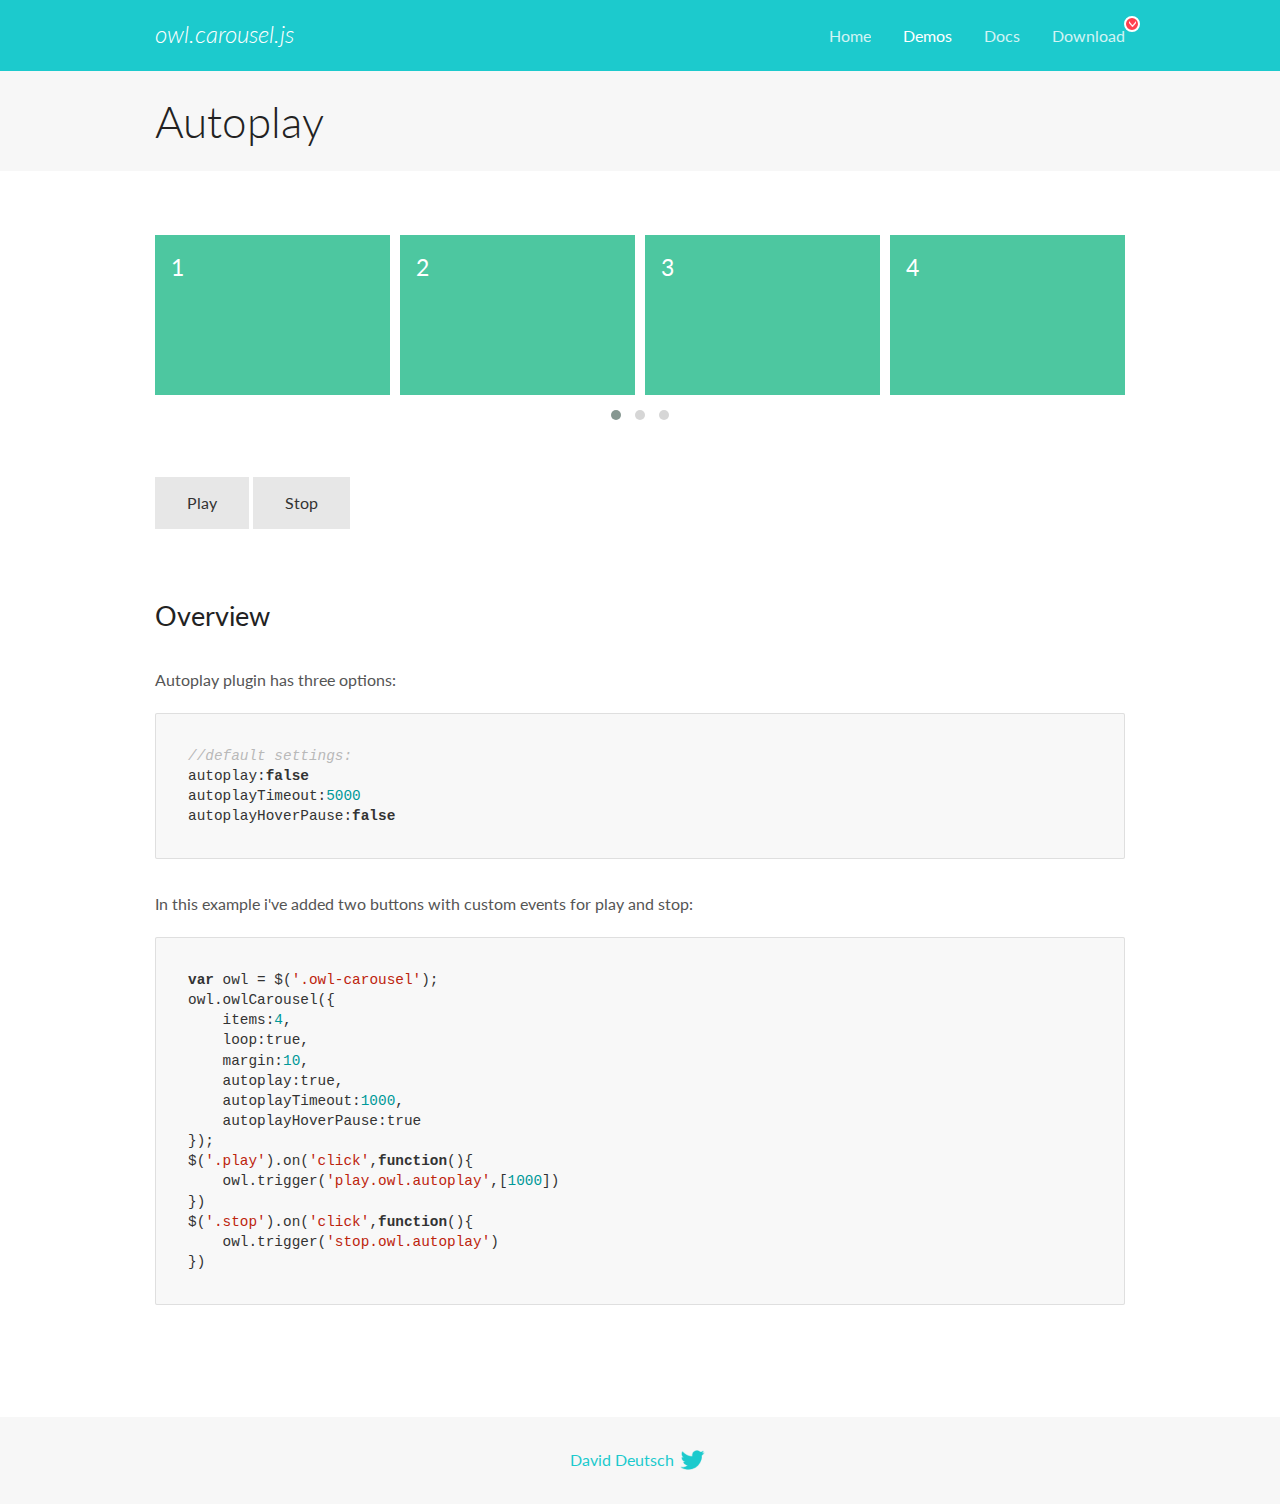
<file: Additional Files/OwlCarousel2-2.3.4/download/OwlCarousel2-2.3.4/docs/demos/autoplay.html>
<!DOCTYPE html>
<html lang="en">
  <head>

    <!-- head -->
    <meta charset="utf-8">
    <meta name="msapplication-tap-highlight" content="no" />
    <meta name="viewport" content="width=device-width, initial-scale=1.0" />
    <meta name="description" content="Autoplay usage demo">
    <meta name="author" content="David Deutsch">
    <title>
      Autoplay Demo | Owl Carousel | 2.3.4
    </title>

    <!-- Stylesheets -->
    <link href='https://fonts.googleapis.com/css?family=Lato:300,400,700,400italic,300italic' rel='stylesheet' type='text/css'>
    <link rel="stylesheet" href="../assets/css/docs.theme.min.css">

    <!-- Owl Stylesheets -->
    <link rel="stylesheet" href="../assets/owlcarousel/assets/owl.carousel.min.css">
    <link rel="stylesheet" href="../assets/owlcarousel/assets/owl.theme.default.min.css">

    <!-- HTML5 shim and Respond.js IE8 support of HTML5 elements and media queries -->

    <!--[if lt IE 9]>
      <script src="https://oss.maxcdn.com/libs/html5shiv/3.7.0/html5shiv.js"></script>
      <script src="https://oss.maxcdn.com/libs/respond.js/1.3.0/respond.min.js"></script>
    <![endif]-->

    <!-- Favicons -->
    <link rel="apple-touch-icon-precomposed" sizes="144x144" href="../assets/ico/apple-touch-icon-144-precomposed.png">
    <link rel="shortcut icon" href="../assets/ico/favicon.png">
    <link rel="shortcut icon" href="favicon.ico">

    <!-- Yeah i know js should not be in header. Its required for demos.-->

    <!-- javascript -->
    <script src="../assets/vendors/jquery.min.js"></script>
    <script src="../assets/owlcarousel/owl.carousel.js"></script>
  </head>
  <body>

    <!-- header -->
    <header class="header">
      <div class="row">
        <div class="large-12 columns">
          <div class="brand left">
            <h3>
              <a href="/OwlCarousel2/">owl.carousel.js</a> 
            </h3>
          </div>
          <a id="toggle-nav" class="right">
            <span></span> <span></span> <span></span> 
          </a> 
          <div class="nav-bar">
            <ul class="clearfix">
              <li> <a href="/OwlCarousel2/index.html">Home</a>  </li>
              <li class="active">
                <a href="/OwlCarousel2/demos/demos.html">Demos</a> 
              </li>
              <li> <a href="/OwlCarousel2/docs/started-welcome.html">Docs</a>  </li>
              <li>
                <a href="https://github.com/OwlCarousel2/OwlCarousel2/archive/2.3.4.zip">Download</a> 
                <span class="download"></span> 
              </li>
            </ul>
          </div>
        </div>
      </div>
    </header>

    <!-- title -->
    <section class="title">
      <div class="row">
        <div class="large-12 columns">
          <h1>Autoplay</h1>
        </div>
      </div>
    </section>

    <!--  Demos -->
    <section id="demos">
      <div class="row">
        <div class="large-12 columns">
          <div class="owl-carousel owl-theme">
            <div class="item">
              <h4>1</h4>
            </div>
            <div class="item">
              <h4>2</h4>
            </div>
            <div class="item">
              <h4>3</h4>
            </div>
            <div class="item">
              <h4>4</h4>
            </div>
            <div class="item">
              <h4>5</h4>
            </div>
            <div class="item">
              <h4>6</h4>
            </div>
            <div class="item">
              <h4>7</h4>
            </div>
            <div class="item">
              <h4>8</h4>
            </div>
            <div class="item">
              <h4>9</h4>
            </div>
            <div class="item">
              <h4>10</h4>
            </div>
            <div class="item">
              <h4>11</h4>
            </div>
            <div class="item">
              <h4>12</h4>
            </div>
          </div>
          <a class="button secondary play">Play</a> 
          <a class="button secondary stop">Stop</a> 
          <h3 id="overview">Overview</h3>
          <p>Autoplay plugin has three options:</p>
          <pre><code>//default settings:
autoplay:false
autoplayTimeout:5000
autoplayHoverPause:false</code></pre>
          <p>In this example i&#39;ve added two buttons with custom events for play and stop:</p>
          <pre><code>var owl = $(&#39;.owl-carousel&#39;);
owl.owlCarousel({
    items:4,
    loop:true,
    margin:10,
    autoplay:true,
    autoplayTimeout:1000,
    autoplayHoverPause:true
});
$(&#39;.play&#39;).on(&#39;click&#39;,function(){
    owl.trigger(&#39;play.owl.autoplay&#39;,[1000])
})
$(&#39;.stop&#39;).on(&#39;click&#39;,function(){
    owl.trigger(&#39;stop.owl.autoplay&#39;)
})</code></pre>
          <script>
            $(document).ready(function() {
              var owl = $('.owl-carousel');
              owl.owlCarousel({
                items: 4,
                loop: true,
                margin: 10,
                autoplay: true,
                autoplayTimeout: 1000,
                autoplayHoverPause: true
              });
              $('.play').on('click', function() {
                owl.trigger('play.owl.autoplay', [1000])
              })
              $('.stop').on('click', function() {
                owl.trigger('stop.owl.autoplay')
              })
            })
          </script>
        </div>
      </div>
    </section>

    <!-- footer -->
    <footer class="footer">
      <div class="row">
        <div class="large-12 columns">
          <h5>
            <a href="/OwlCarousel2/docs/support-contact.html">David Deutsch</a> 
            <a id="custom-tweet-button" href="https://twitter.com/share?url=https://github.com/OwlCarousel2/OwlCarousel2&text=Owl Carousel - This is so awesome! " target="_blank"></a> 
          </h5>
        </div>
      </div>
    </footer>

    <!-- vendors -->
    <script src="../assets/vendors/highlight.js"></script>
    <script src="../assets/js/app.js"></script>
  </body>
</html>
</file>
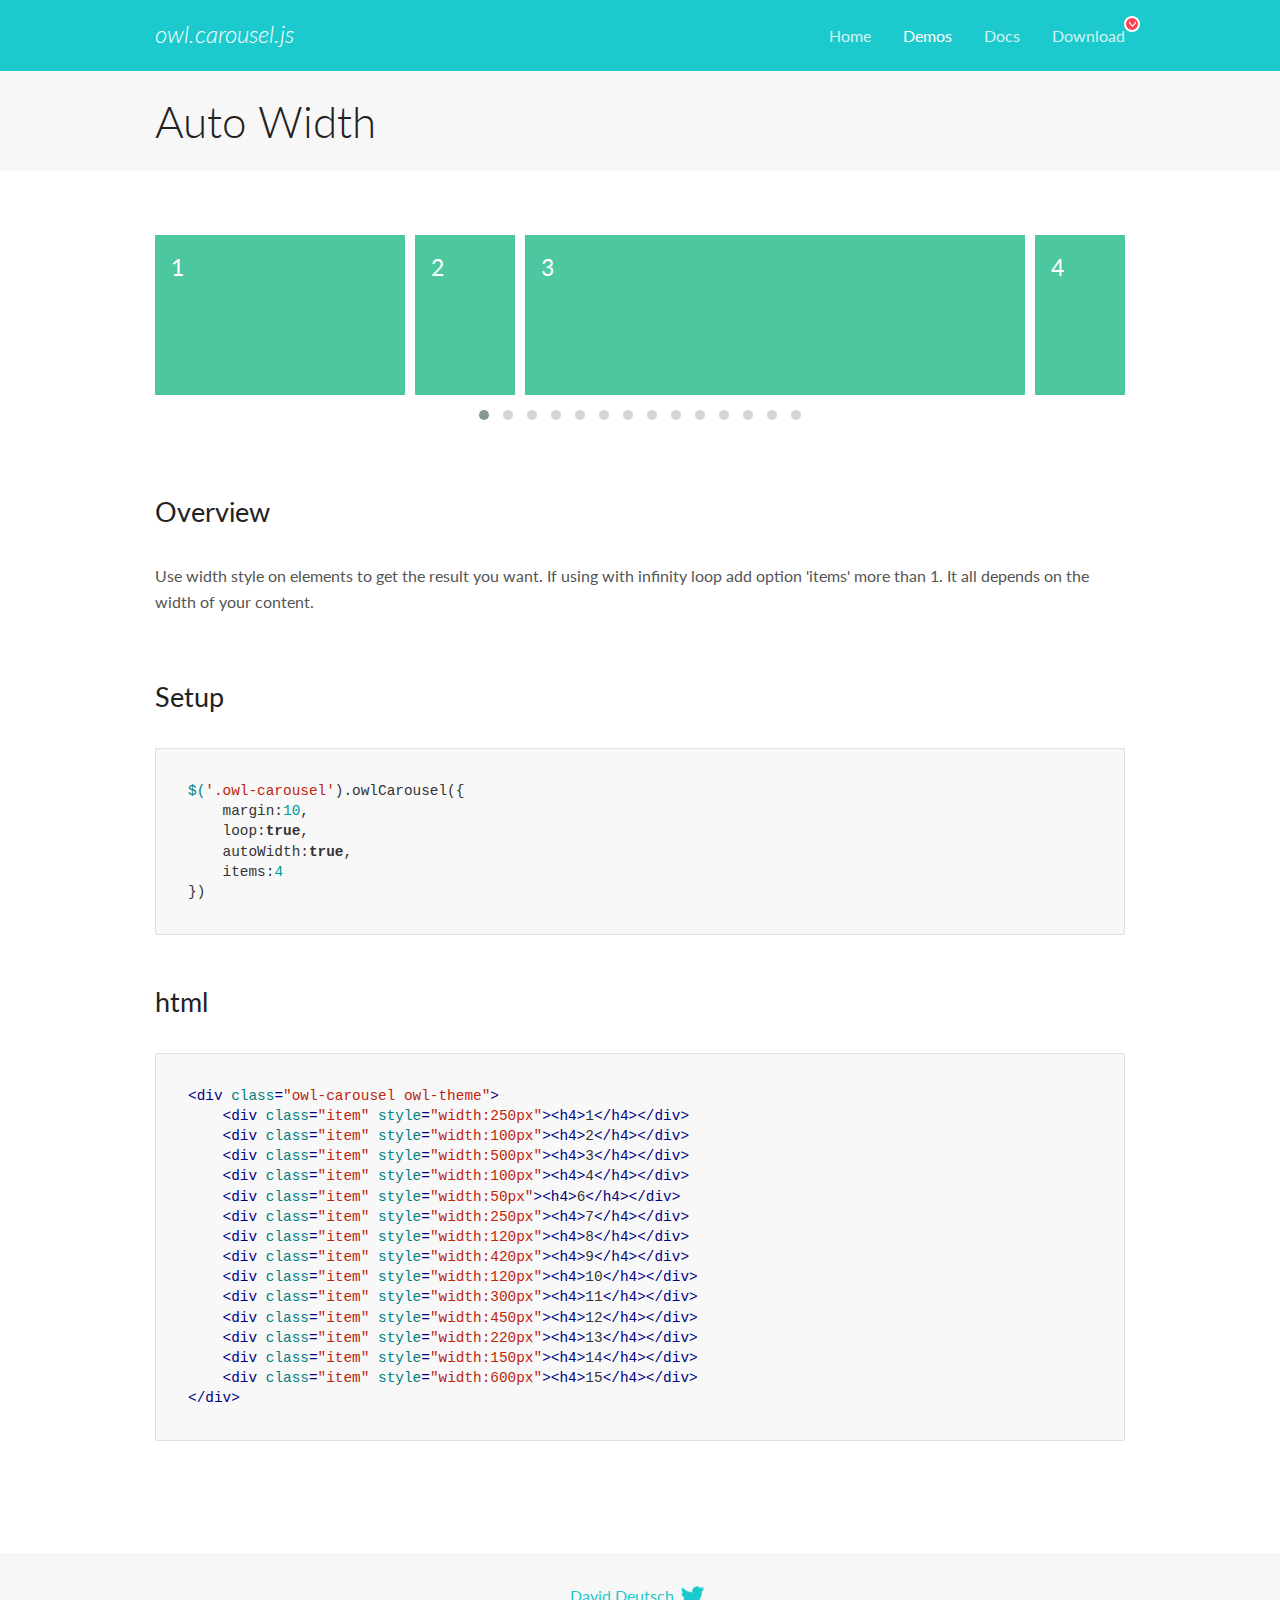
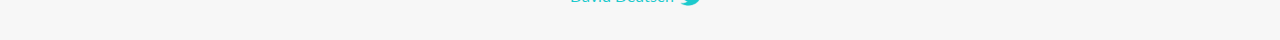
<file: Additional Files/OwlCarousel2-2.3.4/download/OwlCarousel2-2.3.4/docs/demos/autowidth.html>
<!DOCTYPE html>
<html lang="en">
  <head>

    <!-- head -->
    <meta charset="utf-8">
    <meta name="msapplication-tap-highlight" content="no" />
    <meta name="viewport" content="width=device-width, initial-scale=1.0" />
    <meta name="description" content="Auto Width">
    <meta name="author" content="David Deutsch">
    <title>
      Auto Width Demo | Owl Carousel | 2.3.4
    </title>

    <!-- Stylesheets -->
    <link href='https://fonts.googleapis.com/css?family=Lato:300,400,700,400italic,300italic' rel='stylesheet' type='text/css'>
    <link rel="stylesheet" href="../assets/css/docs.theme.min.css">

    <!-- Owl Stylesheets -->
    <link rel="stylesheet" href="../assets/owlcarousel/assets/owl.carousel.min.css">
    <link rel="stylesheet" href="../assets/owlcarousel/assets/owl.theme.default.min.css">

    <!-- HTML5 shim and Respond.js IE8 support of HTML5 elements and media queries -->

    <!--[if lt IE 9]>
      <script src="https://oss.maxcdn.com/libs/html5shiv/3.7.0/html5shiv.js"></script>
      <script src="https://oss.maxcdn.com/libs/respond.js/1.3.0/respond.min.js"></script>
    <![endif]-->

    <!-- Favicons -->
    <link rel="apple-touch-icon-precomposed" sizes="144x144" href="../assets/ico/apple-touch-icon-144-precomposed.png">
    <link rel="shortcut icon" href="../assets/ico/favicon.png">
    <link rel="shortcut icon" href="favicon.ico">

    <!-- Yeah i know js should not be in header. Its required for demos.-->

    <!-- javascript -->
    <script src="../assets/vendors/jquery.min.js"></script>
    <script src="../assets/owlcarousel/owl.carousel.js"></script>
  </head>
  <body>

    <!-- header -->
    <header class="header">
      <div class="row">
        <div class="large-12 columns">
          <div class="brand left">
            <h3>
              <a href="/OwlCarousel2/">owl.carousel.js</a> 
            </h3>
          </div>
          <a id="toggle-nav" class="right">
            <span></span> <span></span> <span></span> 
          </a> 
          <div class="nav-bar">
            <ul class="clearfix">
              <li> <a href="/OwlCarousel2/index.html">Home</a>  </li>
              <li class="active">
                <a href="/OwlCarousel2/demos/demos.html">Demos</a> 
              </li>
              <li> <a href="/OwlCarousel2/docs/started-welcome.html">Docs</a>  </li>
              <li>
                <a href="https://github.com/OwlCarousel2/OwlCarousel2/archive/2.3.4.zip">Download</a> 
                <span class="download"></span> 
              </li>
            </ul>
          </div>
        </div>
      </div>
    </header>

    <!-- title -->
    <section class="title">
      <div class="row">
        <div class="large-12 columns">
          <h1>Auto Width</h1>
        </div>
      </div>
    </section>

    <!--  Demos -->
    <section id="demos">
      <div class="row">
        <div class="large-12 columns">
          <div class="owl-carousel owl-theme">
            <div class="item" style="width:250px">
              <h4>1</h4>
            </div>
            <div class="item" style="width:100px">
              <h4>2</h4>
            </div>
            <div class="item" style="width:500px">
              <h4>3</h4>
            </div>
            <div class="item" style="width:100px">
              <h4>4</h4>
            </div>
            <div class="item" style="width:50px">
              <h4>6</h4>
            </div>
            <div class="item" style="width:250px">
              <h4>7</h4>
            </div>
            <div class="item" style="width:120px">
              <h4>8</h4>
            </div>
            <div class="item" style="width:420px">
              <h4>9</h4>
            </div>
            <div class="item" style="width:120px">
              <h4>10</h4>
            </div>
            <div class="item" style="width:300px">
              <h4>11</h4>
            </div>
            <div class="item" style="width:450px">
              <h4>12</h4>
            </div>
            <div class="item" style="width:220px">
              <h4>13</h4>
            </div>
            <div class="item" style="width:150px">
              <h4>14</h4>
            </div>
            <div class="item" style="width:600px">
              <h4>15</h4>
            </div>
          </div>
          <h3 id="overview">Overview</h3>
          <p>Use width style on elements to get the result you want. If using with infinity loop add option &#39;items&#39; more than 1. It all depends on the width of your content.</p>
          <h3 id="setup">Setup</h3>
          <pre><code>$(&#39;.owl-carousel&#39;).owlCarousel({
    margin:10,
    loop:true,
    autoWidth:true,
    items:4
})</code></pre>
          <h3 id="html">html</h3>
          <pre><code>&lt;div class=&quot;owl-carousel owl-theme&quot;&gt;
    &lt;div class=&quot;item&quot; style=&quot;width:250px&quot;&gt;&lt;h4&gt;1&lt;/h4&gt;&lt;/div&gt;
    &lt;div class=&quot;item&quot; style=&quot;width:100px&quot;&gt;&lt;h4&gt;2&lt;/h4&gt;&lt;/div&gt;
    &lt;div class=&quot;item&quot; style=&quot;width:500px&quot;&gt;&lt;h4&gt;3&lt;/h4&gt;&lt;/div&gt;
    &lt;div class=&quot;item&quot; style=&quot;width:100px&quot;&gt;&lt;h4&gt;4&lt;/h4&gt;&lt;/div&gt;
    &lt;div class=&quot;item&quot; style=&quot;width:50px&quot;&gt;&lt;h4&gt;6&lt;/h4&gt;&lt;/div&gt;
    &lt;div class=&quot;item&quot; style=&quot;width:250px&quot;&gt;&lt;h4&gt;7&lt;/h4&gt;&lt;/div&gt;
    &lt;div class=&quot;item&quot; style=&quot;width:120px&quot;&gt;&lt;h4&gt;8&lt;/h4&gt;&lt;/div&gt;
    &lt;div class=&quot;item&quot; style=&quot;width:420px&quot;&gt;&lt;h4&gt;9&lt;/h4&gt;&lt;/div&gt;
    &lt;div class=&quot;item&quot; style=&quot;width:120px&quot;&gt;&lt;h4&gt;10&lt;/h4&gt;&lt;/div&gt;
    &lt;div class=&quot;item&quot; style=&quot;width:300px&quot;&gt;&lt;h4&gt;11&lt;/h4&gt;&lt;/div&gt;
    &lt;div class=&quot;item&quot; style=&quot;width:450px&quot;&gt;&lt;h4&gt;12&lt;/h4&gt;&lt;/div&gt;
    &lt;div class=&quot;item&quot; style=&quot;width:220px&quot;&gt;&lt;h4&gt;13&lt;/h4&gt;&lt;/div&gt;
    &lt;div class=&quot;item&quot; style=&quot;width:150px&quot;&gt;&lt;h4&gt;14&lt;/h4&gt;&lt;/div&gt;
    &lt;div class=&quot;item&quot; style=&quot;width:600px&quot;&gt;&lt;h4&gt;15&lt;/h4&gt;&lt;/div&gt;
&lt;/div&gt;</code></pre>
          <script>
            $(document).ready(function() {
              $('.owl-carousel').owlCarousel({
                margin: 10,
                loop: true,
                autoWidth: true,
                items: 4
              })
            })
          </script>
        </div>
      </div>
    </section>

    <!-- footer -->
    <footer class="footer">
      <div class="row">
        <div class="large-12 columns">
          <h5>
            <a href="/OwlCarousel2/docs/support-contact.html">David Deutsch</a> 
            <a id="custom-tweet-button" href="https://twitter.com/share?url=https://github.com/OwlCarousel2/OwlCarousel2&text=Owl Carousel - This is so awesome! " target="_blank"></a> 
          </h5>
        </div>
      </div>
    </footer>

    <!-- vendors -->
    <script src="../assets/vendors/highlight.js"></script>
    <script src="../assets/js/app.js"></script>
  </body>
</html>
</file>
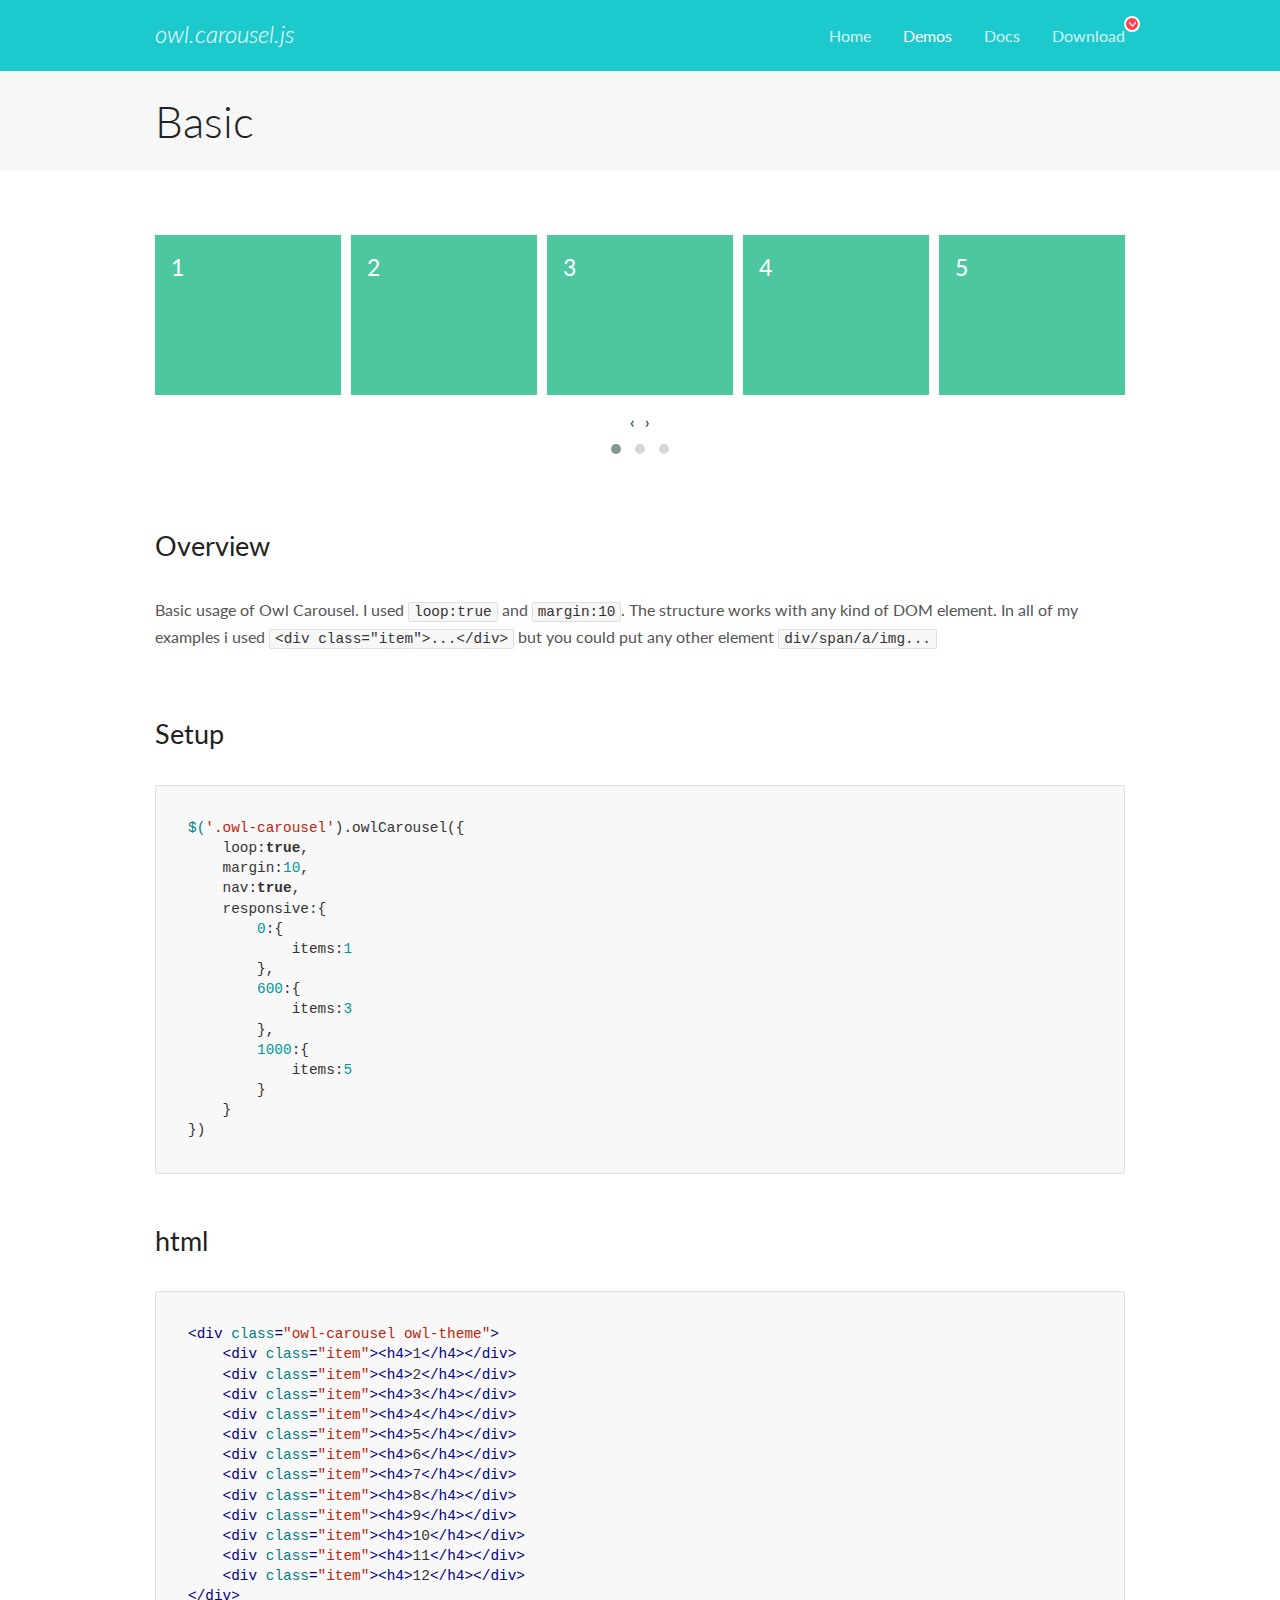
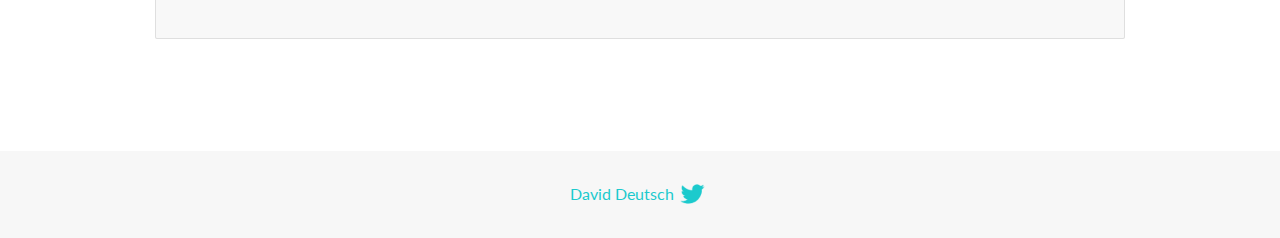
<file: Additional Files/OwlCarousel2-2.3.4/download/OwlCarousel2-2.3.4/docs/demos/basic.html>
<!DOCTYPE html>
<html lang="en">
  <head>

    <!-- head -->
    <meta charset="utf-8">
    <meta name="msapplication-tap-highlight" content="no" />
    <meta name="viewport" content="width=device-width, initial-scale=1.0" />
    <meta name="description" content="Basic usage demo">
    <meta name="author" content="David Deutsch">
    <title>
      Basic Demo | Owl Carousel | 2.3.4
    </title>

    <!-- Stylesheets -->
    <link href='https://fonts.googleapis.com/css?family=Lato:300,400,700,400italic,300italic' rel='stylesheet' type='text/css'>
    <link rel="stylesheet" href="../assets/css/docs.theme.min.css">

    <!-- Owl Stylesheets -->
    <link rel="stylesheet" href="../assets/owlcarousel/assets/owl.carousel.min.css">
    <link rel="stylesheet" href="../assets/owlcarousel/assets/owl.theme.default.min.css">

    <!-- HTML5 shim and Respond.js IE8 support of HTML5 elements and media queries -->

    <!--[if lt IE 9]>
      <script src="https://oss.maxcdn.com/libs/html5shiv/3.7.0/html5shiv.js"></script>
      <script src="https://oss.maxcdn.com/libs/respond.js/1.3.0/respond.min.js"></script>
    <![endif]-->

    <!-- Favicons -->
    <link rel="apple-touch-icon-precomposed" sizes="144x144" href="../assets/ico/apple-touch-icon-144-precomposed.png">
    <link rel="shortcut icon" href="../assets/ico/favicon.png">
    <link rel="shortcut icon" href="favicon.ico">

    <!-- Yeah i know js should not be in header. Its required for demos.-->

    <!-- javascript -->
    <script src="../assets/vendors/jquery.min.js"></script>
    <script src="../assets/owlcarousel/owl.carousel.js"></script>
  </head>
  <body>

    <!-- header -->
    <header class="header">
      <div class="row">
        <div class="large-12 columns">
          <div class="brand left">
            <h3>
              <a href="/OwlCarousel2/">owl.carousel.js</a> 
            </h3>
          </div>
          <a id="toggle-nav" class="right">
            <span></span> <span></span> <span></span> 
          </a> 
          <div class="nav-bar">
            <ul class="clearfix">
              <li> <a href="/OwlCarousel2/index.html">Home</a>  </li>
              <li class="active">
                <a href="/OwlCarousel2/demos/demos.html">Demos</a> 
              </li>
              <li> <a href="/OwlCarousel2/docs/started-welcome.html">Docs</a>  </li>
              <li>
                <a href="https://github.com/OwlCarousel2/OwlCarousel2/archive/2.3.4.zip">Download</a> 
                <span class="download"></span> 
              </li>
            </ul>
          </div>
        </div>
      </div>
    </header>

    <!-- title -->
    <section class="title">
      <div class="row">
        <div class="large-12 columns">
          <h1>Basic</h1>
        </div>
      </div>
    </section>

    <!--  Demos -->
    <section id="demos">
      <div class="row">
        <div class="large-12 columns">
          <div class="owl-carousel owl-theme">
            <div class="item">
              <h4>1</h4>
            </div>
            <div class="item">
              <h4>2</h4>
            </div>
            <div class="item">
              <h4>3</h4>
            </div>
            <div class="item">
              <h4>4</h4>
            </div>
            <div class="item">
              <h4>5</h4>
            </div>
            <div class="item">
              <h4>6</h4>
            </div>
            <div class="item">
              <h4>7</h4>
            </div>
            <div class="item">
              <h4>8</h4>
            </div>
            <div class="item">
              <h4>9</h4>
            </div>
            <div class="item">
              <h4>10</h4>
            </div>
            <div class="item">
              <h4>11</h4>
            </div>
            <div class="item">
              <h4>12</h4>
            </div>
          </div>
          <h3 id="overview">Overview</h3>
          <p>Basic usage of Owl Carousel. I used <code>loop:true</code> and <code>margin:10</code>. The structure works with any kind of DOM element. In all of my examples i used <code>&lt;div class=&quot;item&quot;&gt;...&lt;/div&gt;</code> but you could
            put any other element <code>div/span/a/img...</code></p>
          <h3 id="setup">Setup</h3>
          <pre><code>$(&#39;.owl-carousel&#39;).owlCarousel({
    loop:true,
    margin:10,
    nav:true,
    responsive:{
        0:{
            items:1
        },
        600:{
            items:3
        },
        1000:{
            items:5
        }
    }
})</code></pre>
          <h3 id="html">html</h3>
          <pre><code>&lt;div class=&quot;owl-carousel owl-theme&quot;&gt;
    &lt;div class=&quot;item&quot;&gt;&lt;h4&gt;1&lt;/h4&gt;&lt;/div&gt;
    &lt;div class=&quot;item&quot;&gt;&lt;h4&gt;2&lt;/h4&gt;&lt;/div&gt;
    &lt;div class=&quot;item&quot;&gt;&lt;h4&gt;3&lt;/h4&gt;&lt;/div&gt;
    &lt;div class=&quot;item&quot;&gt;&lt;h4&gt;4&lt;/h4&gt;&lt;/div&gt;
    &lt;div class=&quot;item&quot;&gt;&lt;h4&gt;5&lt;/h4&gt;&lt;/div&gt;
    &lt;div class=&quot;item&quot;&gt;&lt;h4&gt;6&lt;/h4&gt;&lt;/div&gt;
    &lt;div class=&quot;item&quot;&gt;&lt;h4&gt;7&lt;/h4&gt;&lt;/div&gt;
    &lt;div class=&quot;item&quot;&gt;&lt;h4&gt;8&lt;/h4&gt;&lt;/div&gt;
    &lt;div class=&quot;item&quot;&gt;&lt;h4&gt;9&lt;/h4&gt;&lt;/div&gt;
    &lt;div class=&quot;item&quot;&gt;&lt;h4&gt;10&lt;/h4&gt;&lt;/div&gt;
    &lt;div class=&quot;item&quot;&gt;&lt;h4&gt;11&lt;/h4&gt;&lt;/div&gt;
    &lt;div class=&quot;item&quot;&gt;&lt;h4&gt;12&lt;/h4&gt;&lt;/div&gt;
&lt;/div&gt;</code></pre>
          <script>
            $(document).ready(function() {
              var owl = $('.owl-carousel');
              owl.owlCarousel({
                margin: 10,
                nav: true,
                loop: true,
                responsive: {
                  0: {
                    items: 1
                  },
                  600: {
                    items: 3
                  },
                  1000: {
                    items: 5
                  }
                }
              })
            })
          </script>
        </div>
      </div>
    </section>

    <!-- footer -->
    <footer class="footer">
      <div class="row">
        <div class="large-12 columns">
          <h5>
            <a href="/OwlCarousel2/docs/support-contact.html">David Deutsch</a> 
            <a id="custom-tweet-button" href="https://twitter.com/share?url=https://github.com/OwlCarousel2/OwlCarousel2&text=Owl Carousel - This is so awesome! " target="_blank"></a> 
          </h5>
        </div>
      </div>
    </footer>

    <!-- vendors -->
    <script src="../assets/vendors/highlight.js"></script>
    <script src="../assets/js/app.js"></script>
  </body>
</html>
</file>
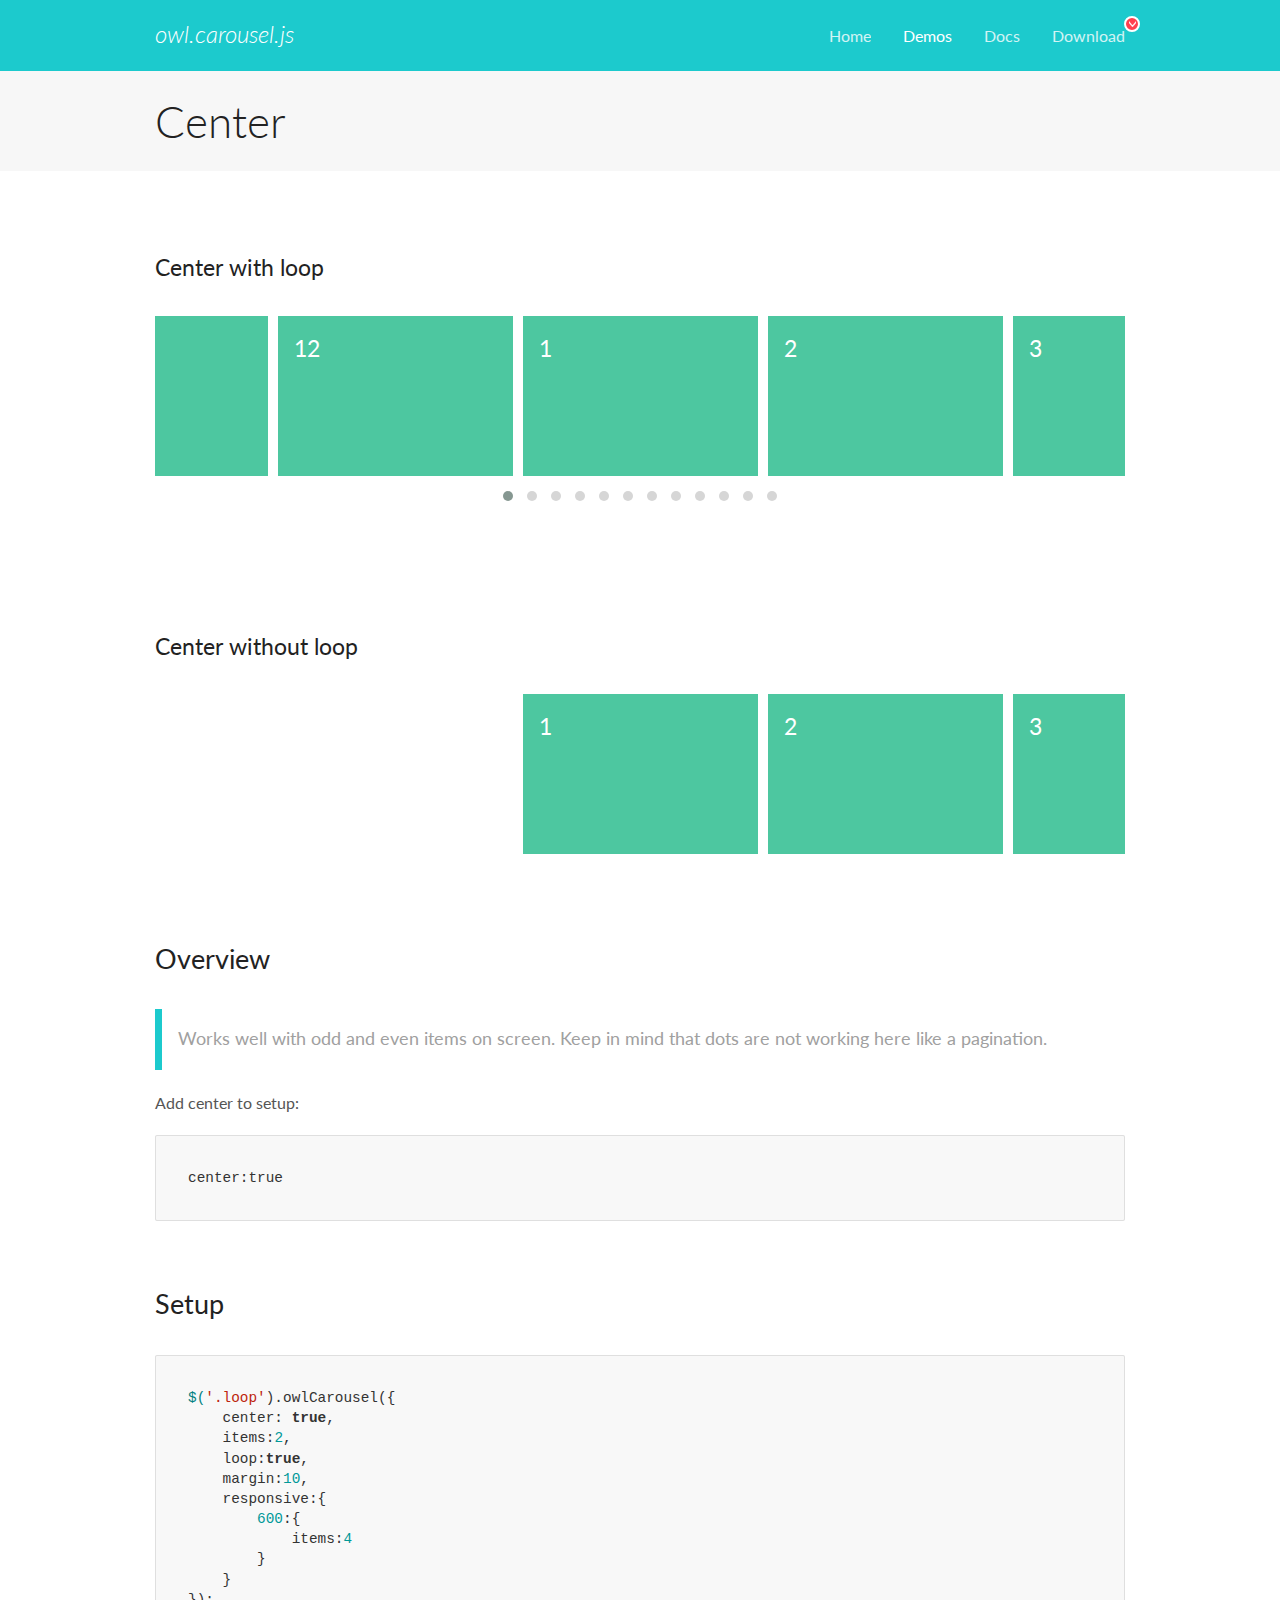
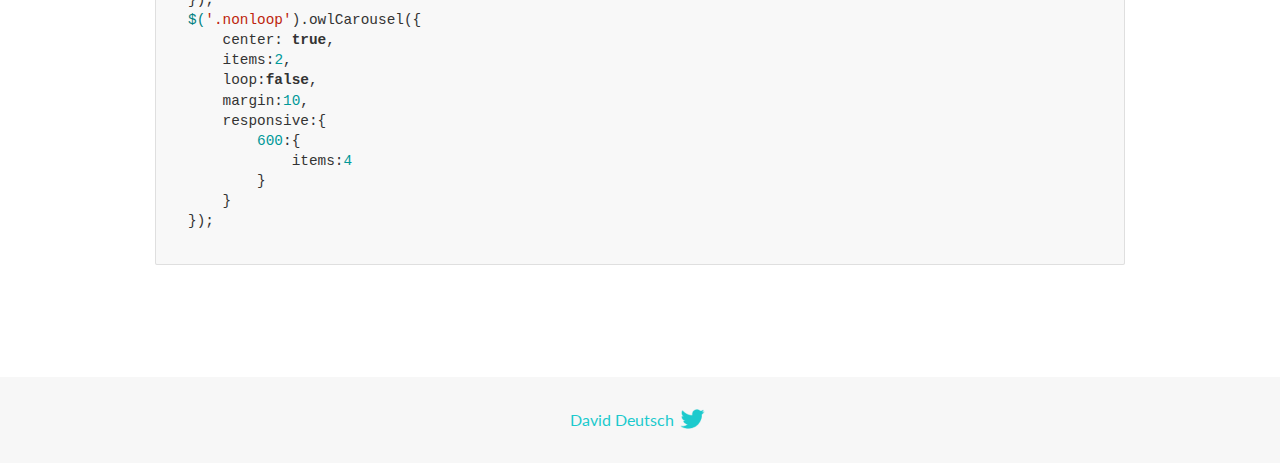
<file: Additional Files/OwlCarousel2-2.3.4/download/OwlCarousel2-2.3.4/docs/demos/center.html>
<!DOCTYPE html>
<html lang="en">
  <head>

    <!-- head -->
    <meta charset="utf-8">
    <meta name="msapplication-tap-highlight" content="no" />
    <meta name="viewport" content="width=device-width, initial-scale=1.0" />
    <meta name="description" content="Center carousel">
    <meta name="author" content="David Deutsch">
    <title>
      Center Demo | Owl Carousel | 2.3.4
    </title>

    <!-- Stylesheets -->
    <link href='https://fonts.googleapis.com/css?family=Lato:300,400,700,400italic,300italic' rel='stylesheet' type='text/css'>
    <link rel="stylesheet" href="../assets/css/docs.theme.min.css">

    <!-- Owl Stylesheets -->
    <link rel="stylesheet" href="../assets/owlcarousel/assets/owl.carousel.min.css">
    <link rel="stylesheet" href="../assets/owlcarousel/assets/owl.theme.default.min.css">

    <!-- HTML5 shim and Respond.js IE8 support of HTML5 elements and media queries -->

    <!--[if lt IE 9]>
      <script src="https://oss.maxcdn.com/libs/html5shiv/3.7.0/html5shiv.js"></script>
      <script src="https://oss.maxcdn.com/libs/respond.js/1.3.0/respond.min.js"></script>
    <![endif]-->

    <!-- Favicons -->
    <link rel="apple-touch-icon-precomposed" sizes="144x144" href="../assets/ico/apple-touch-icon-144-precomposed.png">
    <link rel="shortcut icon" href="../assets/ico/favicon.png">
    <link rel="shortcut icon" href="favicon.ico">

    <!-- Yeah i know js should not be in header. Its required for demos.-->

    <!-- javascript -->
    <script src="../assets/vendors/jquery.min.js"></script>
    <script src="../assets/owlcarousel/owl.carousel.js"></script>
  </head>
  <body>

    <!-- header -->
    <header class="header">
      <div class="row">
        <div class="large-12 columns">
          <div class="brand left">
            <h3>
              <a href="/OwlCarousel2/">owl.carousel.js</a> 
            </h3>
          </div>
          <a id="toggle-nav" class="right">
            <span></span> <span></span> <span></span> 
          </a> 
          <div class="nav-bar">
            <ul class="clearfix">
              <li> <a href="/OwlCarousel2/index.html">Home</a>  </li>
              <li class="active">
                <a href="/OwlCarousel2/demos/demos.html">Demos</a> 
              </li>
              <li> <a href="/OwlCarousel2/docs/started-welcome.html">Docs</a>  </li>
              <li>
                <a href="https://github.com/OwlCarousel2/OwlCarousel2/archive/2.3.4.zip">Download</a> 
                <span class="download"></span> 
              </li>
            </ul>
          </div>
        </div>
      </div>
    </header>

    <!-- title -->
    <section class="title">
      <div class="row">
        <div class="large-12 columns">
          <h1>Center</h1>
        </div>
      </div>
    </section>

    <!--  Demos -->
    <section id="demos">
      <div class="row">
        <div class="large-12 columns">
          <h4 id="center-with-loop">Center with loop</h4>
          <div class="loop owl-carousel owl-theme">
            <div class="item">
              <h4>1</h4>
            </div>
            <div class="item">
              <h4>2</h4>
            </div>
            <div class="item">
              <h4>3</h4>
            </div>
            <div class="item">
              <h4>4</h4>
            </div>
            <div class="item">
              <h4>5</h4>
            </div>
            <div class="item">
              <h4>6</h4>
            </div>
            <div class="item">
              <h4>7</h4>
            </div>
            <div class="item">
              <h4>8</h4>
            </div>
            <div class="item">
              <h4>9</h4>
            </div>
            <div class="item">
              <h4>10</h4>
            </div>
            <div class="item">
              <h4>11</h4>
            </div>
            <div class="item">
              <h4>12</h4>
            </div>
          </div>
          <br>
          <h4 id="center-without-loop">Center without loop</h4>
          <div class="nonloop owl-carousel">
            <div class="item">
              <h4>1</h4>
            </div>
            <div class="item">
              <h4>2</h4>
            </div>
            <div class="item">
              <h4>3</h4>
            </div>
            <div class="item">
              <h4>4</h4>
            </div>
            <div class="item">
              <h4>5</h4>
            </div>
            <div class="item">
              <h4>6</h4>
            </div>
            <div class="item">
              <h4>7</h4>
            </div>
            <div class="item">
              <h4>8</h4>
            </div>
            <div class="item">
              <h4>9</h4>
            </div>
            <div class="item">
              <h4>10</h4>
            </div>
            <div class="item">
              <h4>11</h4>
            </div>
            <div class="item">
              <h4>12</h4>
            </div>
          </div>
          <h3 id="overview">Overview</h3>
          <blockquote>
            <p>Works well with odd and even items on screen. Keep in mind that dots are not working here like a pagination.</p>
          </blockquote>
          <p>Add center to setup:</p>
          <pre><code>center:true</code></pre>
          <h3 id="setup">Setup</h3>
          <pre><code>$(&#39;.loop&#39;).owlCarousel({
    center: true,
    items:2,
    loop:true,
    margin:10,
    responsive:{
        600:{
            items:4
        }
    }
});
$(&#39;.nonloop&#39;).owlCarousel({
    center: true,
    items:2,
    loop:false,
    margin:10,
    responsive:{
        600:{
            items:4
        }
    }
});</code></pre>
          <script>
            jQuery(document).ready(function($) {
              $('.loop').owlCarousel({
                center: true,
                items: 2,
                loop: true,
                margin: 10,
                responsive: {
                  600: {
                    items: 4
                  }
                }
              });
              $('.nonloop').owlCarousel({
                center: true,
                items: 2,
                loop: false,
                margin: 10,
                responsive: {
                  600: {
                    items: 4
                  }
                }
              });
            });
          </script>
        </div>
      </div>
    </section>

    <!-- footer -->
    <footer class="footer">
      <div class="row">
        <div class="large-12 columns">
          <h5>
            <a href="/OwlCarousel2/docs/support-contact.html">David Deutsch</a> 
            <a id="custom-tweet-button" href="https://twitter.com/share?url=https://github.com/OwlCarousel2/OwlCarousel2&text=Owl Carousel - This is so awesome! " target="_blank"></a> 
          </h5>
        </div>
      </div>
    </footer>

    <!-- vendors -->
    <script src="../assets/vendors/highlight.js"></script>
    <script src="../assets/js/app.js"></script>
  </body>
</html>
</file>
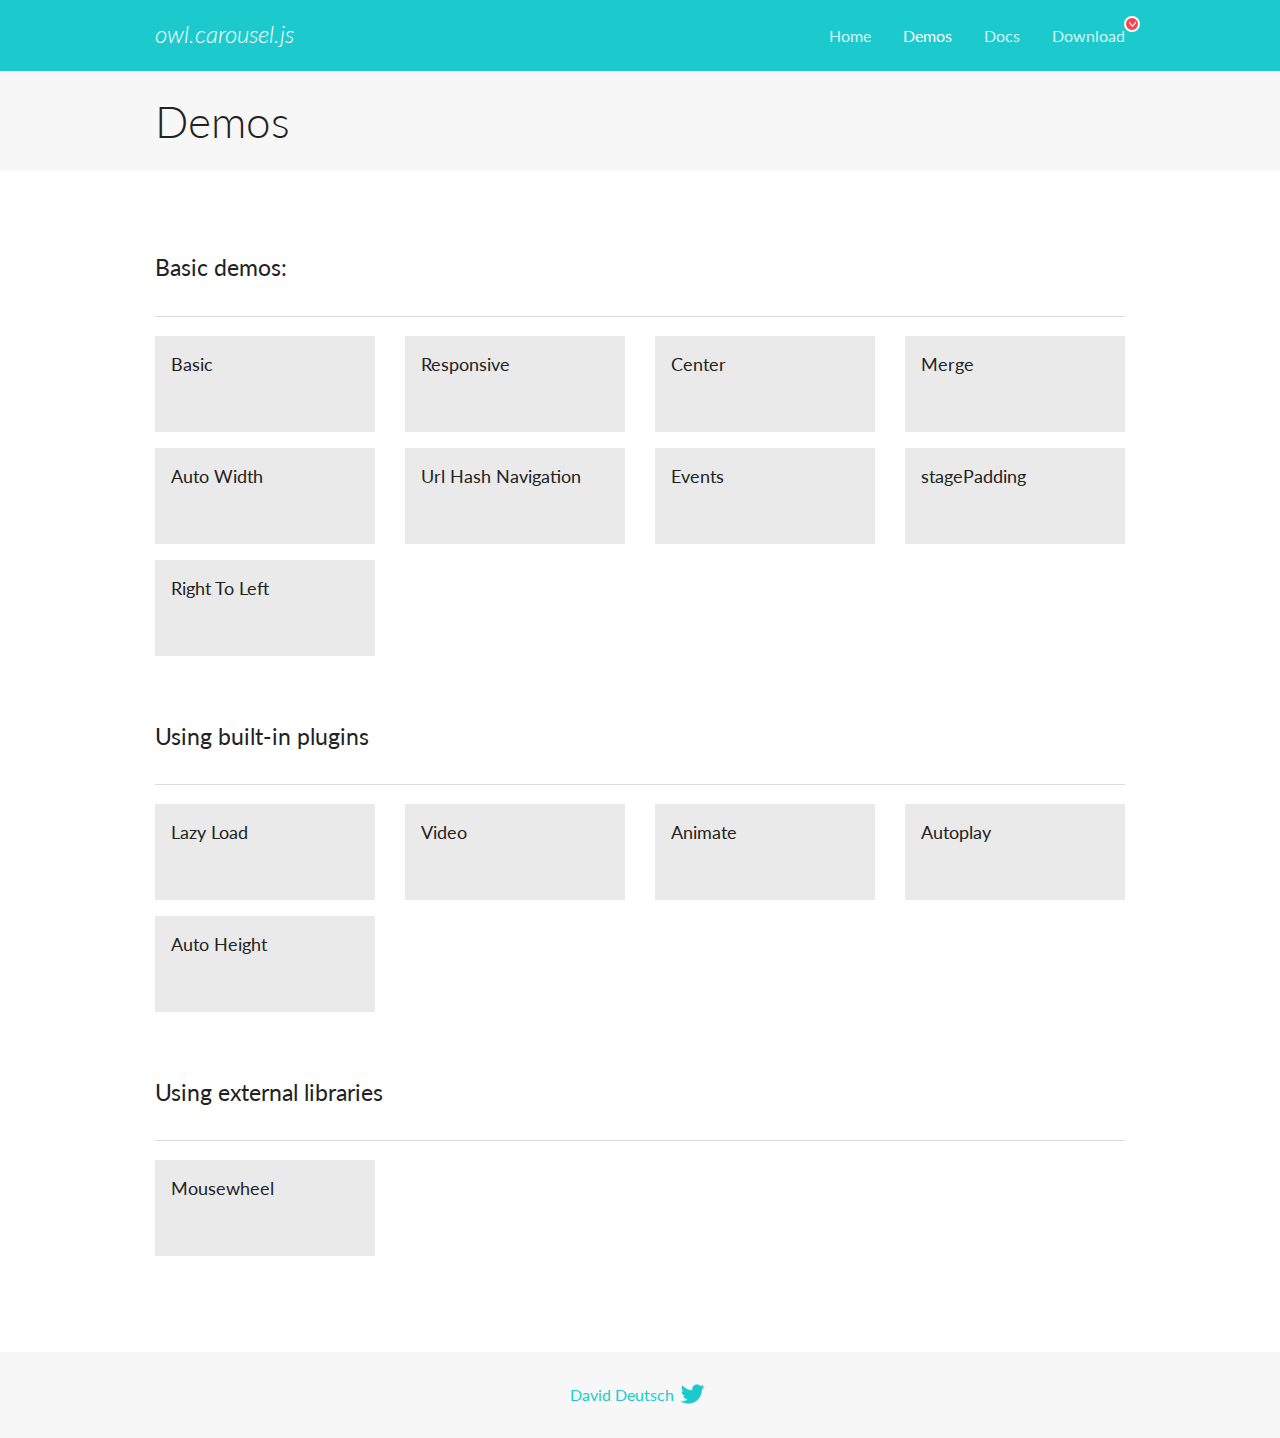
<file: Additional Files/OwlCarousel2-2.3.4/download/OwlCarousel2-2.3.4/docs/demos/demos.html>
<!DOCTYPE html>
<html lang="en">
  <head>

    <!-- head -->
    <meta charset="utf-8">
    <meta name="msapplication-tap-highlight" content="no" />
    <meta name="viewport" content="width=device-width, initial-scale=1.0" />
    <meta name="description" content="A list of Owl Carousel examples.">
    <meta name="author" content="David Deutsch">
    <title>
      Demos | Owl Carousel | 2.3.4
    </title>

    <!-- Stylesheets -->
    <link href='https://fonts.googleapis.com/css?family=Lato:300,400,700,400italic,300italic' rel='stylesheet' type='text/css'>
    <link rel="stylesheet" href="../assets/css/docs.theme.min.css">

    <!-- Owl Stylesheets -->
    <link rel="stylesheet" href="../assets/owlcarousel/assets/owl.carousel.min.css">
    <link rel="stylesheet" href="../assets/owlcarousel/assets/owl.theme.default.min.css">

    <!-- HTML5 shim and Respond.js IE8 support of HTML5 elements and media queries -->

    <!--[if lt IE 9]>
      <script src="https://oss.maxcdn.com/libs/html5shiv/3.7.0/html5shiv.js"></script>
      <script src="https://oss.maxcdn.com/libs/respond.js/1.3.0/respond.min.js"></script>
    <![endif]-->

    <!-- Favicons -->
    <link rel="apple-touch-icon-precomposed" sizes="144x144" href="../assets/ico/apple-touch-icon-144-precomposed.png">
    <link rel="shortcut icon" href="../assets/ico/favicon.png">
    <link rel="shortcut icon" href="favicon.ico">

    <!-- Yeah i know js should not be in header. Its required for demos.-->

    <!-- javascript -->
    <script src="../assets/vendors/jquery.min.js"></script>
    <script src="../assets/owlcarousel/owl.carousel.js"></script>
  </head>
  <body>

    <!-- header -->
    <header class="header">
      <div class="row">
        <div class="large-12 columns">
          <div class="brand left">
            <h3>
              <a href="/OwlCarousel2/">owl.carousel.js</a> 
            </h3>
          </div>
          <a id="toggle-nav" class="right">
            <span></span> <span></span> <span></span> 
          </a> 
          <div class="nav-bar">
            <ul class="clearfix">
              <li> <a href="/OwlCarousel2/index.html">Home</a>  </li>
              <li class="active">
                <a href="/OwlCarousel2/demos/demos.html">Demos</a> 
              </li>
              <li> <a href="/OwlCarousel2/docs/started-welcome.html">Docs</a>  </li>
              <li>
                <a href="https://github.com/OwlCarousel2/OwlCarousel2/archive/2.3.4.zip">Download</a> 
                <span class="download"></span> 
              </li>
            </ul>
          </div>
        </div>
      </div>
    </header>

    <!-- title -->
    <section class="title">
      <div class="row">
        <div class="large-12 columns">
          <h1>Demos</h1>
        </div>
      </div>
    </section>

    <!--  Demos -->
    <section id="demos">
      <div class="row">
        <div class="large-12 columns">
          <h4 id="basic-demos-">Basic demos:</h4>
          <hr>
          <div class="demo-list">
            <div class="row">
              <div class="small-6 medium-4 large-3 columns">
                <a href="basic.html" class="demo-block">
                  <h5>Basic </h5>
                </a> 
              </div>
              <div class="small-6 medium-4 large-3 columns">
                <a href="responsive.html" class="demo-block">
                  <h5>Responsive </h5>
                </a> 
              </div>
              <div class="small-6 medium-4 large-3 columns">
                <a href="center.html" class="demo-block">
                  <h5>Center </h5>
                </a> 
              </div>
              <div class="small-6 medium-4 large-3 columns">
                <a href="merge.html" class="demo-block">
                  <h5>Merge </h5>
                </a> 
              </div>
              <div class="small-6 medium-4 large-3 columns">
                <a href="autowidth.html" class="demo-block">
                  <h5>Auto Width </h5>
                </a> 
              </div>
              <div class="small-6 medium-4 large-3 columns">
                <a href="urlhashnav.html" class="demo-block">
                  <h5>Url Hash Navigation </h5>
                </a> 
              </div>
              <div class="small-6 medium-4 large-3 columns">
                <a href="events.html" class="demo-block">
                  <h5>Events </h5>
                </a> 
              </div>
              <div class="small-6 medium-4 large-3 columns">
                <a href="stagepadding.html" class="demo-block">
                  <h5>stagePadding </h5>
                </a> 
              </div>
              <div class="small-6 medium-4 large-3 columns">
                <a href="rtl.html" class="demo-block">
                  <h5>Right To Left </h5>
                </a> 
              </div>
            </div>
          </div>
          <h4 id="using-built-in-plugins">Using built-in plugins</h4>
          <hr>
          <div class="demo-list">
            <div class="row">
              <div class="small-6 medium-4 large-3 columns">
                <a href="lazyLoad.html" class="demo-block">
                  <h5>Lazy Load </h5>
                </a> 
              </div>
              <div class="small-6 medium-4 large-3 columns">
                <a href="video.html" class="demo-block">
                  <h5>Video </h5>
                </a> 
              </div>
              <div class="small-6 medium-4 large-3 columns">
                <a href="animate.html" class="demo-block">
                  <h5>Animate </h5>
                </a> 
              </div>
              <div class="small-6 medium-4 large-3 columns">
                <a href="autoplay.html" class="demo-block">
                  <h5>Autoplay </h5>
                </a> 
              </div>
              <div class="small-6 medium-4 large-3 columns">
                <a href="autoheight.html" class="demo-block">
                  <h5>Auto Height </h5>
                </a> 
              </div>
            </div>
          </div>
          <h4 id="using-external-libraries">Using external libraries</h4>
          <hr>
          <div class="demo-list">
            <div class="row">
              <div class="small-6 medium-4 large-3 columns">
                <a href="mousewheel.html" class="demo-block">
                  <h5>Mousewheel </h5>
                </a> 
              </div>
            </div>
          </div>
        </div>
      </div>
    </section>

    <!-- footer -->
    <footer class="footer">
      <div class="row">
        <div class="large-12 columns">
          <h5>
            <a href="/OwlCarousel2/docs/support-contact.html">David Deutsch</a> 
            <a id="custom-tweet-button" href="https://twitter.com/share?url=https://github.com/OwlCarousel2/OwlCarousel2&text=Owl Carousel - This is so awesome! " target="_blank"></a> 
          </h5>
        </div>
      </div>
    </footer>

    <!-- vendors -->
    <script src="../assets/vendors/highlight.js"></script>
    <script src="../assets/js/app.js"></script>
  </body>
</html>
</file>
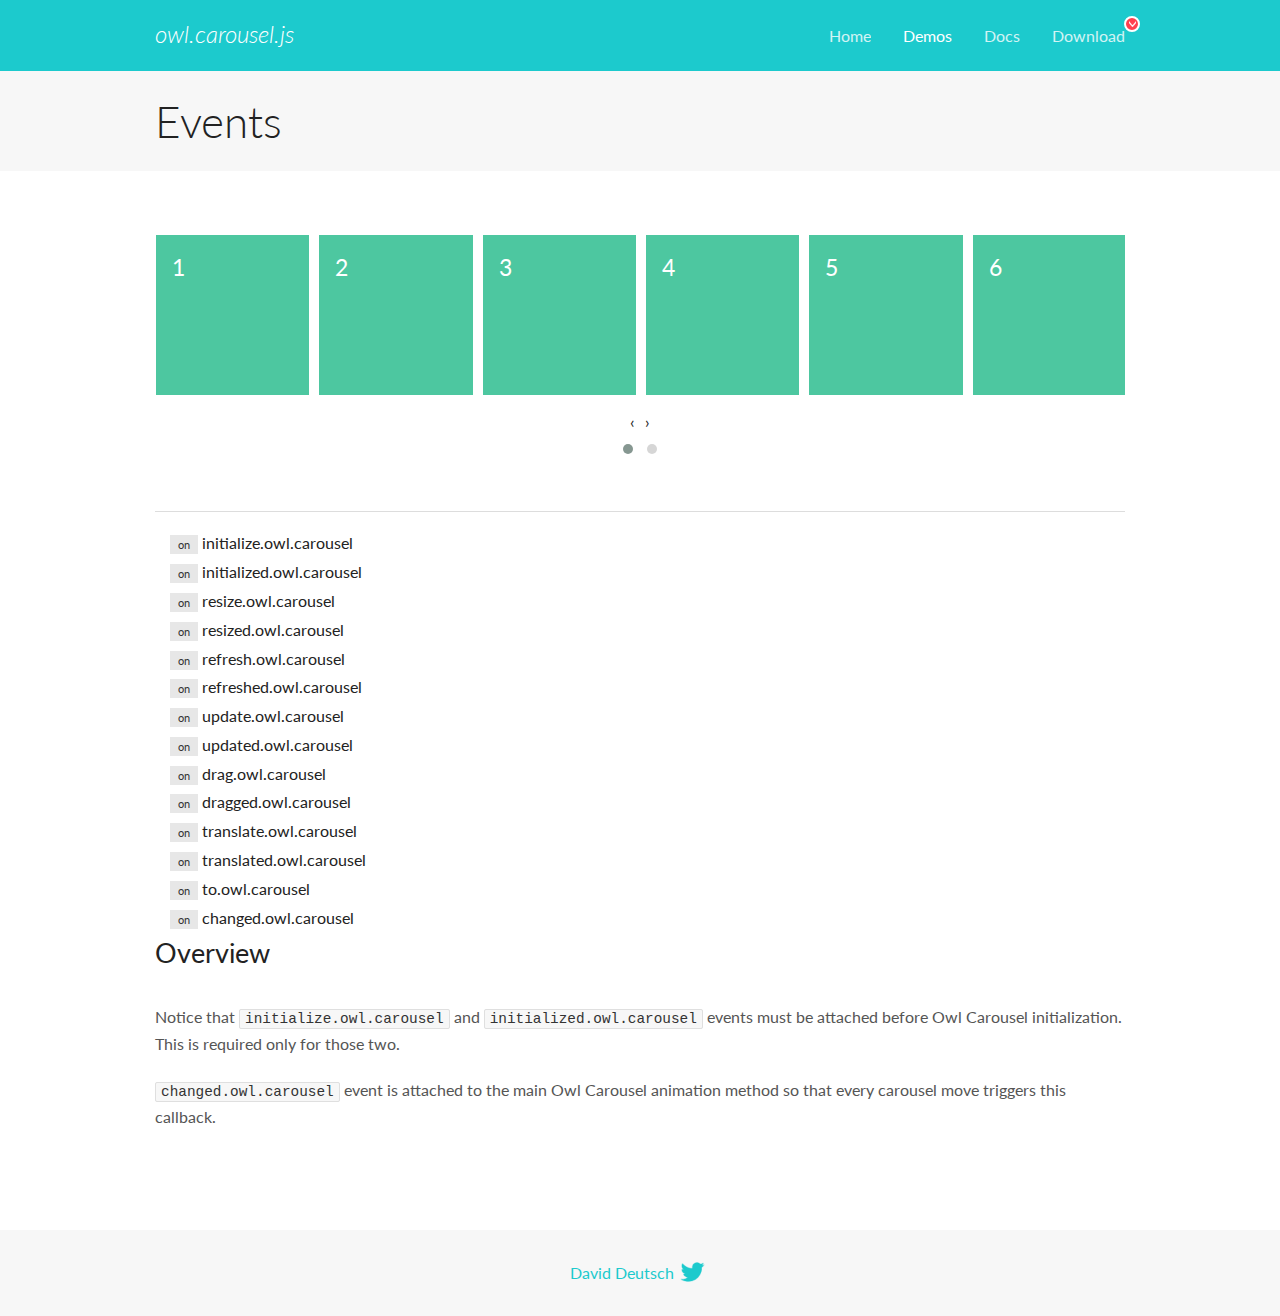
<file: Additional Files/OwlCarousel2-2.3.4/download/OwlCarousel2-2.3.4/docs/demos/events.html>
<!DOCTYPE html>
<html lang="en">
  <head>

    <!-- head -->
    <meta charset="utf-8">
    <meta name="msapplication-tap-highlight" content="no" />
    <meta name="viewport" content="width=device-width, initial-scale=1.0" />
    <meta name="description" content="Events usage demo">
    <meta name="author" content="David Deutsch">
    <title>
      Events Demo | Owl Carousel | 2.3.4
    </title>

    <!-- Stylesheets -->
    <link href='https://fonts.googleapis.com/css?family=Lato:300,400,700,400italic,300italic' rel='stylesheet' type='text/css'>
    <link rel="stylesheet" href="../assets/css/docs.theme.min.css">

    <!-- Owl Stylesheets -->
    <link rel="stylesheet" href="../assets/owlcarousel/assets/owl.carousel.min.css">
    <link rel="stylesheet" href="../assets/owlcarousel/assets/owl.theme.default.min.css">

    <!-- HTML5 shim and Respond.js IE8 support of HTML5 elements and media queries -->

    <!--[if lt IE 9]>
      <script src="https://oss.maxcdn.com/libs/html5shiv/3.7.0/html5shiv.js"></script>
      <script src="https://oss.maxcdn.com/libs/respond.js/1.3.0/respond.min.js"></script>
    <![endif]-->

    <!-- Favicons -->
    <link rel="apple-touch-icon-precomposed" sizes="144x144" href="../assets/ico/apple-touch-icon-144-precomposed.png">
    <link rel="shortcut icon" href="../assets/ico/favicon.png">
    <link rel="shortcut icon" href="favicon.ico">

    <!-- Yeah i know js should not be in header. Its required for demos.-->

    <!-- javascript -->
    <script src="../assets/vendors/jquery.min.js"></script>
    <script src="../assets/owlcarousel/owl.carousel.js"></script>
  </head>
  <body>

    <!-- header -->
    <header class="header">
      <div class="row">
        <div class="large-12 columns">
          <div class="brand left">
            <h3>
              <a href="/OwlCarousel2/">owl.carousel.js</a> 
            </h3>
          </div>
          <a id="toggle-nav" class="right">
            <span></span> <span></span> <span></span> 
          </a> 
          <div class="nav-bar">
            <ul class="clearfix">
              <li> <a href="/OwlCarousel2/index.html">Home</a>  </li>
              <li class="active">
                <a href="/OwlCarousel2/demos/demos.html">Demos</a> 
              </li>
              <li> <a href="/OwlCarousel2/docs/started-welcome.html">Docs</a>  </li>
              <li>
                <a href="https://github.com/OwlCarousel2/OwlCarousel2/archive/2.3.4.zip">Download</a> 
                <span class="download"></span> 
              </li>
            </ul>
          </div>
        </div>
      </div>
    </header>

    <!-- title -->
    <section class="title">
      <div class="row">
        <div class="large-12 columns">
          <h1>Events</h1>
        </div>
      </div>
    </section>

    <!--  Demos -->
    <section id="demos">
      <div class="row">
        <div class="large-12 columns">
          <div class="owl-carousel owl-theme">
            <div class="item">
              <h4>1</h4>
            </div>
            <div class="item">
              <h4>2</h4>
            </div>
            <div class="item">
              <h4>3</h4>
            </div>
            <div class="item">
              <h4>4</h4>
            </div>
            <div class="item">
              <h4>5</h4>
            </div>
            <div class="item">
              <h4>6</h4>
            </div>
            <div class="item">
              <h4>7</h4>
            </div>
            <div class="item">
              <h4>8</h4>
            </div>
            <div class="item">
              <h4>9</h4>
            </div>
            <div class="item">
              <h4>10</h4>
            </div>
            <div class="item">
              <h4>11</h4>
            </div>
            <div class="item">
              <h4>12</h4>
            </div>
          </div>
          <hr>
          <div class="large-12 columns callbacks">
            <div><span class="label secondary initialize">on</span>  initialize.owl.carousel </div>
            <div><span class="label secondary initialized">on</span>  initialized.owl.carousel </div>
            <div><span class="label secondary resize">on</span>  resize.owl.carousel </div>
            <div><span class="label secondary resized">on</span>  resized.owl.carousel </div>
            <div><span class="label secondary refresh">on</span>  refresh.owl.carousel </div>
            <div><span class="label secondary refreshed">on</span>  refreshed.owl.carousel </div>
            <div><span class="label secondary update">on</span>  update.owl.carousel </div>
            <div><span class="label secondary updated">on</span>  updated.owl.carousel </div>
            <div><span class="label secondary drag">on</span>  drag.owl.carousel </div>
            <div><span class="label secondary dragged">on</span>  dragged.owl.carousel </div>
            <div><span class="label secondary translate">on</span>  translate.owl.carousel </div>
            <div><span class="label secondary translated">on</span>  translated.owl.carousel </div>
            <div><span class="label secondary to">on</span>  to.owl.carousel </div>
            <div><span class="label secondary changed">on</span>  changed.owl.carousel </div>
          </div>
          <h3 id="overview">Overview</h3>
          <p>Notice that <code>initialize.owl.carousel</code> and <code>initialized.owl.carousel</code> events must be attached before Owl Carousel initialization. This is required only for those two.</p>
          <p><code>changed.owl.carousel</code> event is attached to the main Owl Carousel animation method so that every carousel move triggers this callback.</p>
          <script>
            jQuery(document).ready(function($) {
              var owl = $('.owl-carousel');
              owl.on('initialize.owl.carousel initialized.owl.carousel ' +
                'initialize.owl.carousel initialize.owl.carousel ' +
                'resize.owl.carousel resized.owl.carousel ' +
                'refresh.owl.carousel refreshed.owl.carousel ' +
                'update.owl.carousel updated.owl.carousel ' +
                'drag.owl.carousel dragged.owl.carousel ' +
                'translate.owl.carousel translated.owl.carousel ' +
                'to.owl.carousel changed.owl.carousel',
                function(e) {
                  $('.' + e.type)
                    .removeClass('secondary')
                    .addClass('success');
                  window.setTimeout(function() {
                    $('.' + e.type)
                      .removeClass('success')
                      .addClass('secondary');
                  }, 500);
                });
              owl.owlCarousel({
                loop: true,
                nav: true,
                lazyLoad: true,
                margin: 10,
                video: true,
                responsive: {
                  0: {
                    items: 1
                  },
                  600: {
                    items: 3
                  },
                  960: {
                    items: 5,
                  },
                  1200: {
                    items: 6
                  }
                }
              });
            });
          </script>
        </div>
      </div>
    </section>

    <!-- footer -->
    <footer class="footer">
      <div class="row">
        <div class="large-12 columns">
          <h5>
            <a href="/OwlCarousel2/docs/support-contact.html">David Deutsch</a> 
            <a id="custom-tweet-button" href="https://twitter.com/share?url=https://github.com/OwlCarousel2/OwlCarousel2&text=Owl Carousel - This is so awesome! " target="_blank"></a> 
          </h5>
        </div>
      </div>
    </footer>

    <!-- vendors -->
    <script src="../assets/vendors/highlight.js"></script>
    <script src="../assets/js/app.js"></script>
  </body>
</html>
</file>
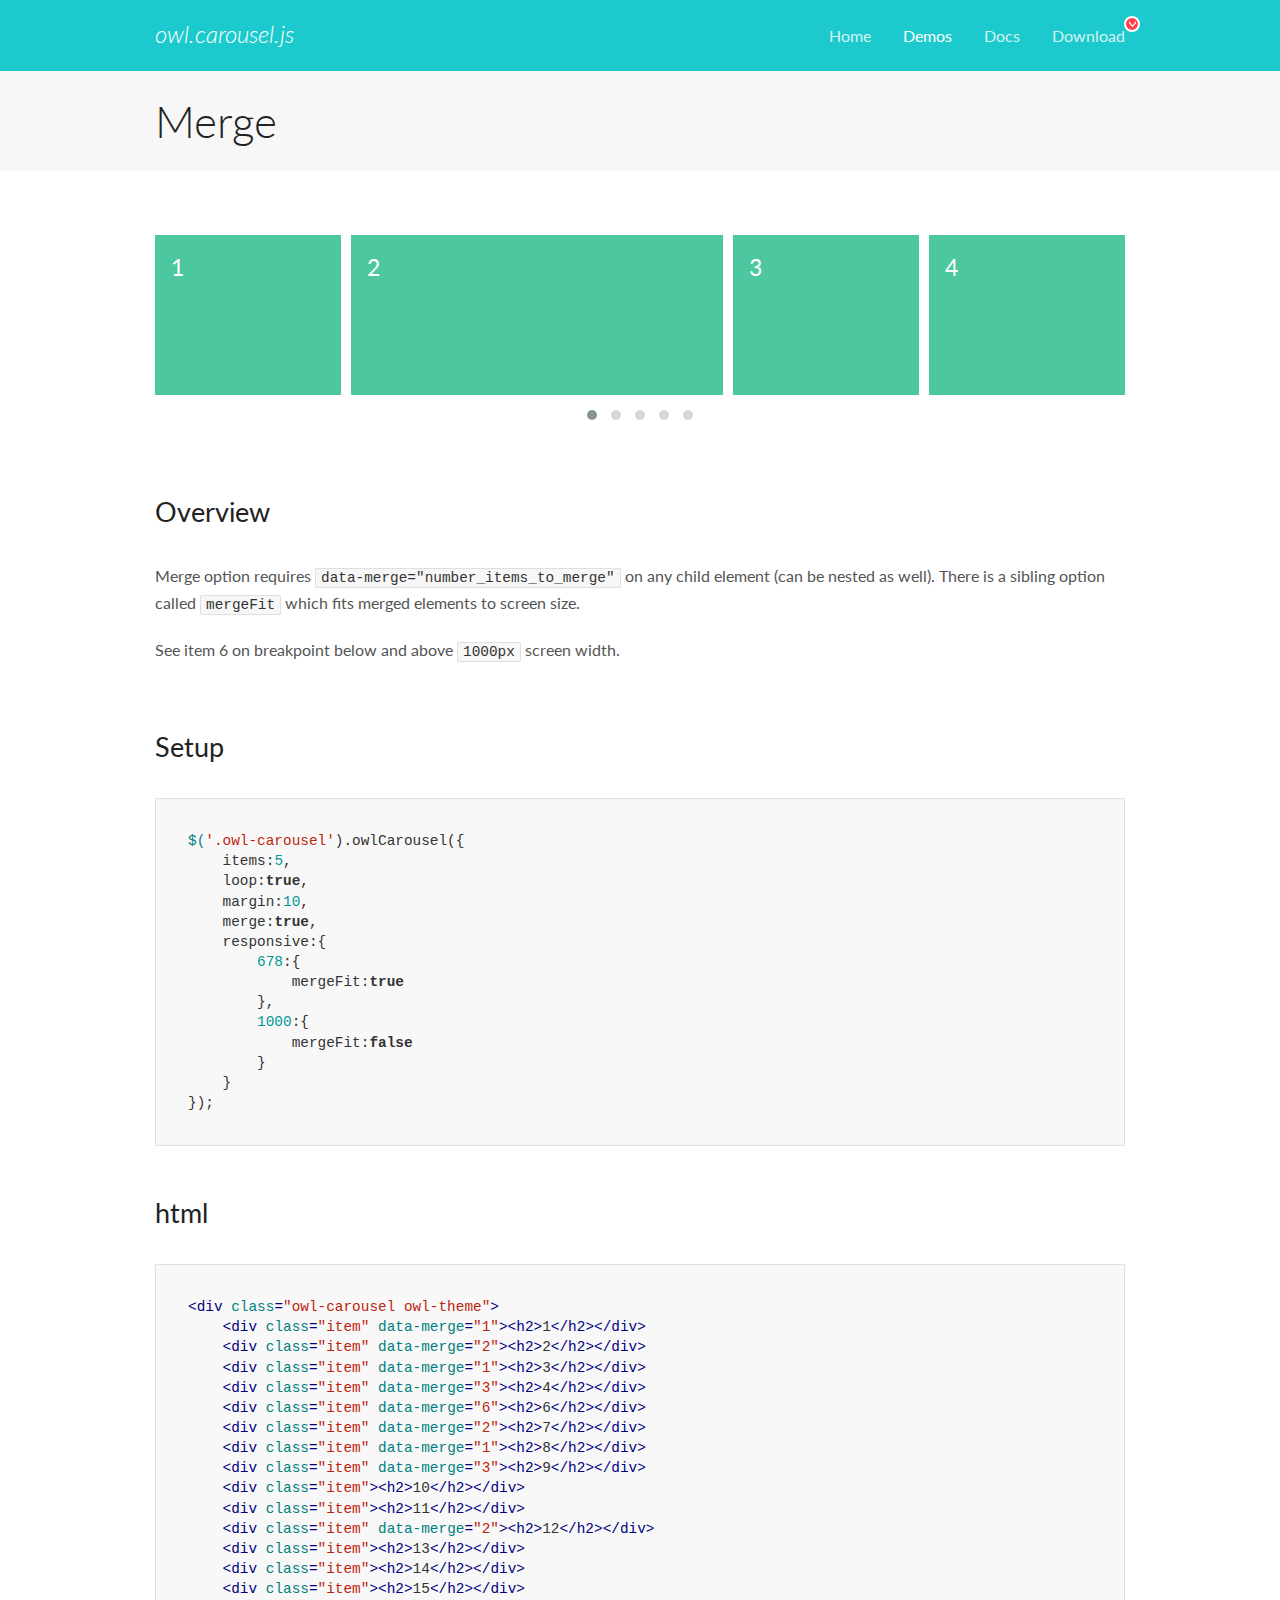
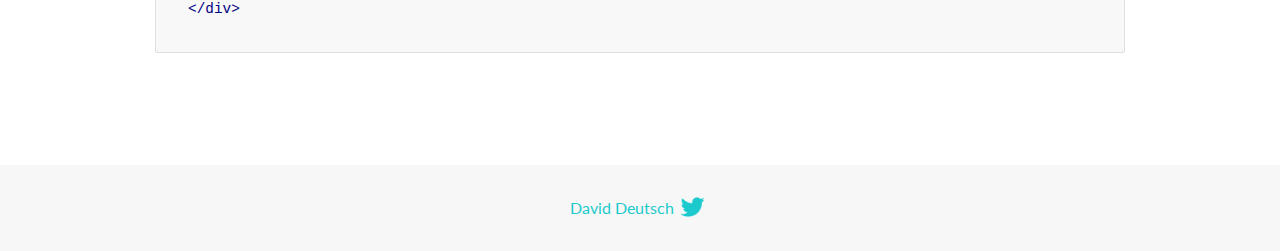
<file: Additional Files/OwlCarousel2-2.3.4/download/OwlCarousel2-2.3.4/docs/demos/merge.html>
<!DOCTYPE html>
<html lang="en">
  <head>

    <!-- head -->
    <meta charset="utf-8">
    <meta name="msapplication-tap-highlight" content="no" />
    <meta name="viewport" content="width=device-width, initial-scale=1.0" />
    <meta name="description" content="Merge Items">
    <meta name="author" content="David Deutsch">
    <title>
      Merge Demo | Owl Carousel | 2.3.4
    </title>

    <!-- Stylesheets -->
    <link href='https://fonts.googleapis.com/css?family=Lato:300,400,700,400italic,300italic' rel='stylesheet' type='text/css'>
    <link rel="stylesheet" href="../assets/css/docs.theme.min.css">

    <!-- Owl Stylesheets -->
    <link rel="stylesheet" href="../assets/owlcarousel/assets/owl.carousel.min.css">
    <link rel="stylesheet" href="../assets/owlcarousel/assets/owl.theme.default.min.css">

    <!-- HTML5 shim and Respond.js IE8 support of HTML5 elements and media queries -->

    <!--[if lt IE 9]>
      <script src="https://oss.maxcdn.com/libs/html5shiv/3.7.0/html5shiv.js"></script>
      <script src="https://oss.maxcdn.com/libs/respond.js/1.3.0/respond.min.js"></script>
    <![endif]-->

    <!-- Favicons -->
    <link rel="apple-touch-icon-precomposed" sizes="144x144" href="../assets/ico/apple-touch-icon-144-precomposed.png">
    <link rel="shortcut icon" href="../assets/ico/favicon.png">
    <link rel="shortcut icon" href="favicon.ico">

    <!-- Yeah i know js should not be in header. Its required for demos.-->

    <!-- javascript -->
    <script src="../assets/vendors/jquery.min.js"></script>
    <script src="../assets/owlcarousel/owl.carousel.js"></script>
  </head>
  <body>

    <!-- header -->
    <header class="header">
      <div class="row">
        <div class="large-12 columns">
          <div class="brand left">
            <h3>
              <a href="/OwlCarousel2/">owl.carousel.js</a> 
            </h3>
          </div>
          <a id="toggle-nav" class="right">
            <span></span> <span></span> <span></span> 
          </a> 
          <div class="nav-bar">
            <ul class="clearfix">
              <li> <a href="/OwlCarousel2/index.html">Home</a>  </li>
              <li class="active">
                <a href="/OwlCarousel2/demos/demos.html">Demos</a> 
              </li>
              <li> <a href="/OwlCarousel2/docs/started-welcome.html">Docs</a>  </li>
              <li>
                <a href="https://github.com/OwlCarousel2/OwlCarousel2/archive/2.3.4.zip">Download</a> 
                <span class="download"></span> 
              </li>
            </ul>
          </div>
        </div>
      </div>
    </header>

    <!-- title -->
    <section class="title">
      <div class="row">
        <div class="large-12 columns">
          <h1>Merge</h1>
        </div>
      </div>
    </section>

    <!--  Demos -->
    <section id="demos">
      <div class="row">
        <div class="large-12 columns">
          <div class="owl-carousel owl-theme">
            <div class="item" data-merge="1">
              <h4>1</h4>
            </div>
            <div class="item" data-merge="2">
              <h4>2</h4>
            </div>
            <div class="item" data-merge="1">
              <h4>3</h4>
            </div>
            <div class="item" data-merge="3">
              <h4>4</h4>
            </div>
            <div class="item" data-merge="6">
              <h4>6</h4>
            </div>
            <div class="item" data-merge="2">
              <h4>7</h4>
            </div>
            <div class="item" data-merge="1">
              <h4>8</h4>
            </div>
            <div class="item" data-merge="3">
              <h4>9</h4>
            </div>
            <div class="item">
              <h4>10</h4>
            </div>
            <div class="item">
              <h4>11</h4>
            </div>
            <div class="item" data-merge="2">
              <h4>12</h4>
            </div>
            <div class="item">
              <h4>13</h4>
            </div>
            <div class="item">
              <h4>14</h4>
            </div>
            <div class="item">
              <h4>15</h4>
            </div>
          </div>
          <h3 id="overview">Overview</h3>
          <p>Merge option requires <code>data-merge=&quot;number_items_to_merge&quot;</code> on any child element (can be nested as well). There is a sibling option called <code>mergeFit</code> which fits merged elements to screen size. </p>
          <p>See item 6 on breakpoint below and above <code>1000px</code> screen width.</p>
          <h3 id="setup">Setup</h3>
          <pre><code>$(&#39;.owl-carousel&#39;).owlCarousel({
    items:5,
    loop:true,
    margin:10,
    merge:true,
    responsive:{
        678:{
            mergeFit:true
        },
        1000:{
            mergeFit:false
        }
    }
});</code></pre>
          <h3 id="html">html</h3>
          <pre><code>&lt;div class=&quot;owl-carousel owl-theme&quot;&gt;
    &lt;div class=&quot;item&quot; data-merge=&quot;1&quot;&gt;&lt;h2&gt;1&lt;/h2&gt;&lt;/div&gt;
    &lt;div class=&quot;item&quot; data-merge=&quot;2&quot;&gt;&lt;h2&gt;2&lt;/h2&gt;&lt;/div&gt;
    &lt;div class=&quot;item&quot; data-merge=&quot;1&quot;&gt;&lt;h2&gt;3&lt;/h2&gt;&lt;/div&gt;
    &lt;div class=&quot;item&quot; data-merge=&quot;3&quot;&gt;&lt;h2&gt;4&lt;/h2&gt;&lt;/div&gt;
    &lt;div class=&quot;item&quot; data-merge=&quot;6&quot;&gt;&lt;h2&gt;6&lt;/h2&gt;&lt;/div&gt;
    &lt;div class=&quot;item&quot; data-merge=&quot;2&quot;&gt;&lt;h2&gt;7&lt;/h2&gt;&lt;/div&gt;
    &lt;div class=&quot;item&quot; data-merge=&quot;1&quot;&gt;&lt;h2&gt;8&lt;/h2&gt;&lt;/div&gt;
    &lt;div class=&quot;item&quot; data-merge=&quot;3&quot;&gt;&lt;h2&gt;9&lt;/h2&gt;&lt;/div&gt;
    &lt;div class=&quot;item&quot;&gt;&lt;h2&gt;10&lt;/h2&gt;&lt;/div&gt;
    &lt;div class=&quot;item&quot;&gt;&lt;h2&gt;11&lt;/h2&gt;&lt;/div&gt;
    &lt;div class=&quot;item&quot; data-merge=&quot;2&quot;&gt;&lt;h2&gt;12&lt;/h2&gt;&lt;/div&gt;
    &lt;div class=&quot;item&quot;&gt;&lt;h2&gt;13&lt;/h2&gt;&lt;/div&gt;
    &lt;div class=&quot;item&quot;&gt;&lt;h2&gt;14&lt;/h2&gt;&lt;/div&gt;
    &lt;div class=&quot;item&quot;&gt;&lt;h2&gt;15&lt;/h2&gt;&lt;/div&gt;
&lt;/div&gt;</code></pre>
          <script>
            $(document).ready(function() {
              $('.owl-carousel').owlCarousel({
                items: 5,
                loop: true,
                margin: 10,
                merge: true,
                responsive: {
                  678: {
                    mergeFit: true
                  },
                  1000: {
                    mergeFit: false
                  }
                }
              });
            })
          </script>
        </div>
      </div>
    </section>

    <!-- footer -->
    <footer class="footer">
      <div class="row">
        <div class="large-12 columns">
          <h5>
            <a href="/OwlCarousel2/docs/support-contact.html">David Deutsch</a> 
            <a id="custom-tweet-button" href="https://twitter.com/share?url=https://github.com/OwlCarousel2/OwlCarousel2&text=Owl Carousel - This is so awesome! " target="_blank"></a> 
          </h5>
        </div>
      </div>
    </footer>

    <!-- vendors -->
    <script src="../assets/vendors/highlight.js"></script>
    <script src="../assets/js/app.js"></script>
  </body>
</html>
</file>
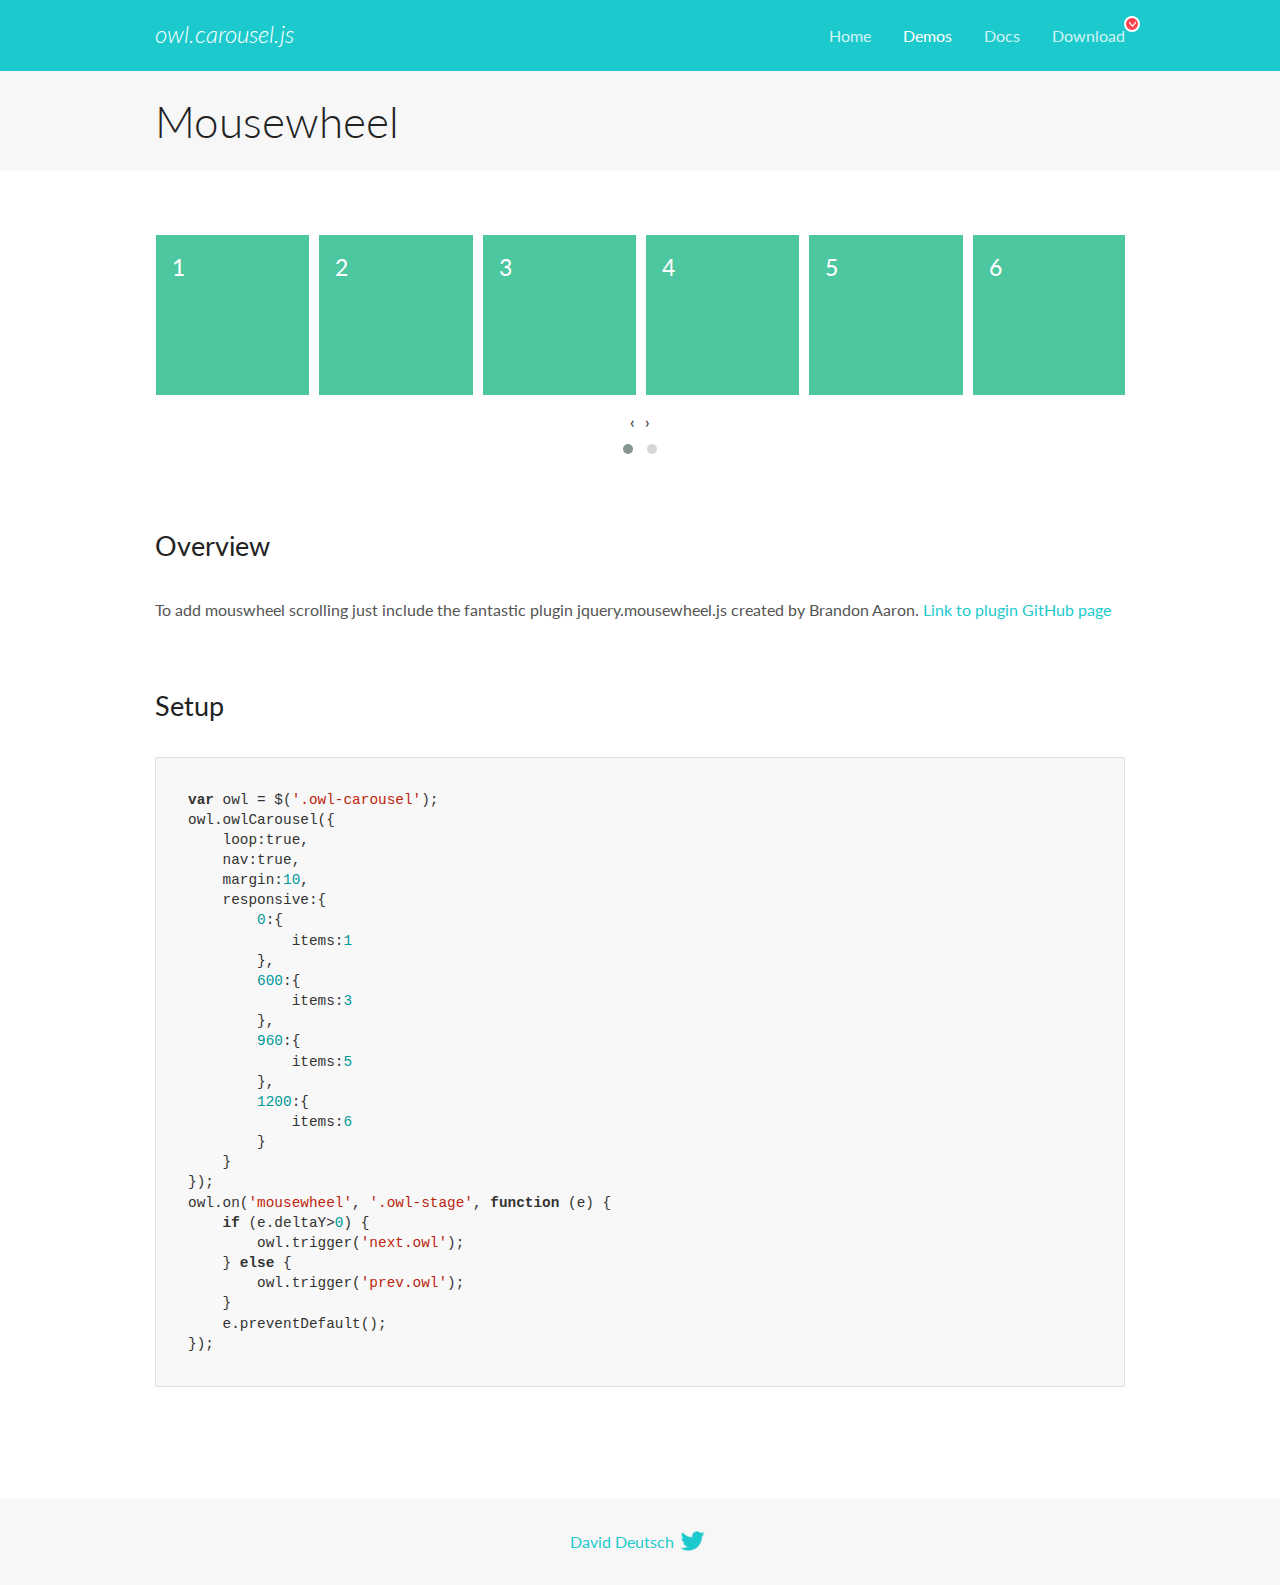
<file: Additional Files/OwlCarousel2-2.3.4/download/OwlCarousel2-2.3.4/docs/demos/mousewheel.html>
<!DOCTYPE html>
<html lang="en">
  <head>

    <!-- head -->
    <meta charset="utf-8">
    <meta name="msapplication-tap-highlight" content="no" />
    <meta name="viewport" content="width=device-width, initial-scale=1.0" />
    <meta name="description" content="Mousewheel usage demo">
    <meta name="author" content="David Deutsch">
    <title>
      Mousewheel Demo | Owl Carousel | 2.3.4
    </title>

    <!-- Stylesheets -->
    <link href='https://fonts.googleapis.com/css?family=Lato:300,400,700,400italic,300italic' rel='stylesheet' type='text/css'>
    <link rel="stylesheet" href="../assets/css/docs.theme.min.css">

    <!-- Owl Stylesheets -->
    <link rel="stylesheet" href="../assets/owlcarousel/assets/owl.carousel.min.css">
    <link rel="stylesheet" href="../assets/owlcarousel/assets/owl.theme.default.min.css">

    <!-- HTML5 shim and Respond.js IE8 support of HTML5 elements and media queries -->

    <!--[if lt IE 9]>
      <script src="https://oss.maxcdn.com/libs/html5shiv/3.7.0/html5shiv.js"></script>
      <script src="https://oss.maxcdn.com/libs/respond.js/1.3.0/respond.min.js"></script>
    <![endif]-->

    <!-- Favicons -->
    <link rel="apple-touch-icon-precomposed" sizes="144x144" href="../assets/ico/apple-touch-icon-144-precomposed.png">
    <link rel="shortcut icon" href="../assets/ico/favicon.png">
    <link rel="shortcut icon" href="favicon.ico">

    <!-- Yeah i know js should not be in header. Its required for demos.-->

    <!-- javascript -->
    <script src="../assets/vendors/jquery.min.js"></script>
    <script src="../assets/owlcarousel/owl.carousel.js"></script>
  </head>
  <body>

    <!-- header -->
    <header class="header">
      <div class="row">
        <div class="large-12 columns">
          <div class="brand left">
            <h3>
              <a href="/OwlCarousel2/">owl.carousel.js</a> 
            </h3>
          </div>
          <a id="toggle-nav" class="right">
            <span></span> <span></span> <span></span> 
          </a> 
          <div class="nav-bar">
            <ul class="clearfix">
              <li> <a href="/OwlCarousel2/index.html">Home</a>  </li>
              <li class="active">
                <a href="/OwlCarousel2/demos/demos.html">Demos</a> 
              </li>
              <li> <a href="/OwlCarousel2/docs/started-welcome.html">Docs</a>  </li>
              <li>
                <a href="https://github.com/OwlCarousel2/OwlCarousel2/archive/2.3.4.zip">Download</a> 
                <span class="download"></span> 
              </li>
            </ul>
          </div>
        </div>
      </div>
    </header>

    <!-- title -->
    <section class="title">
      <div class="row">
        <div class="large-12 columns">
          <h1>Mousewheel</h1>
        </div>
      </div>
    </section>

    <!--  Demos -->
    <section id="demos">
      <div class="row">
        <div class="large-12 columns">
          <div class="owl-carousel owl-theme">
            <div class="item">
              <h4>1</h4>
            </div>
            <div class="item">
              <h4>2</h4>
            </div>
            <div class="item">
              <h4>3</h4>
            </div>
            <div class="item">
              <h4>4</h4>
            </div>
            <div class="item">
              <h4>5</h4>
            </div>
            <div class="item">
              <h4>6</h4>
            </div>
            <div class="item">
              <h4>7</h4>
            </div>
            <div class="item">
              <h4>8</h4>
            </div>
            <div class="item">
              <h4>9</h4>
            </div>
            <div class="item">
              <h4>10</h4>
            </div>
            <div class="item">
              <h4>11</h4>
            </div>
            <div class="item">
              <h4>12</h4>
            </div>
          </div>
          <h3 id="overview">Overview</h3>
          <p>To add mouswheel scrolling just include the fantastic plugin jquery.mousewheel.js created by Brandon Aaron.
            <a href="https://github.com/brandonaaron/jquery-mousewheel">Link to plugin GitHub page</a> 
          </p>
          <h3 id="setup">Setup</h3>
          <pre><code>var owl = $(&#39;.owl-carousel&#39;);
owl.owlCarousel({
    loop:true,
    nav:true,
    margin:10,
    responsive:{
        0:{
            items:1
        },
        600:{
            items:3
        },            
        960:{
            items:5
        },
        1200:{
            items:6
        }
    }
});
owl.on(&#39;mousewheel&#39;, &#39;.owl-stage&#39;, function (e) {
    if (e.deltaY&gt;0) {
        owl.trigger(&#39;next.owl&#39;);
    } else {
        owl.trigger(&#39;prev.owl&#39;);
    }
    e.preventDefault();
});</code></pre>
          <script src="../assets/vendors/jquery.mousewheel.min.js"></script>
          <script>
            $(document).ready(function() {
              var owl = $('.owl-carousel');
              owl.owlCarousel({
                loop: true,
                nav: true,
                margin: 10,
                responsive: {
                  0: {
                    items: 1
                  },
                  600: {
                    items: 3
                  },
                  960: {
                    items: 5
                  },
                  1200: {
                    items: 6
                  }
                }
              });
              owl.on('mousewheel', '.owl-stage', function(e) {
                if (e.deltaY > 0) {
                  owl.trigger('next.owl');
                } else {
                  owl.trigger('prev.owl');
                }
                e.preventDefault();
              });
            })
          </script>
        </div>
      </div>
    </section>

    <!-- footer -->
    <footer class="footer">
      <div class="row">
        <div class="large-12 columns">
          <h5>
            <a href="/OwlCarousel2/docs/support-contact.html">David Deutsch</a> 
            <a id="custom-tweet-button" href="https://twitter.com/share?url=https://github.com/OwlCarousel2/OwlCarousel2&text=Owl Carousel - This is so awesome! " target="_blank"></a> 
          </h5>
        </div>
      </div>
    </footer>

    <!-- vendors -->
    <script src="../assets/vendors/highlight.js"></script>
    <script src="../assets/js/app.js"></script>
  </body>
</html>
</file>
<file: style.css>
*{margin: 0px 0px ;padding: 0px 0px;font-family: Rubik,Arial,Helvetica,sans-serif; text-decoration: none!important; list-style-type: none;}
.align-center{align-items: center;}
button{color: white!important;}
a{color: white!important;}


/* Header */
header{background-color: #232f3f; color: white;font-size: 14px;}




/* upper header */
.upper-header{padding: 15px 0px;color: #aaafb4;}
.upper-header .ship p{font-weight: 600;display: flex;transition: 0.4s;padding: 0px; margin: 0px;}
.upper-header-item{padding: 0px 10px; margin: 0px 5px;transition: 0.4s;}
.select-option{display: none;}
.upper-header-item:hover{color: #ff7e00;cursor: pointer;}
.ship p:hover{color: #ff7e00;cursor: pointer;}



/* Main Header */
.main-header{padding: 10px 0px;}
.main-header .search-bar{height: 100%!important;}
.main-header #search-bar{ height:46px!important;width: 70%;border: none; border-top-left-radius: 23px;border-bottom-left-radius: 23px;}
.main-header #search-bar::placeholder{padding-left: 40px;}
.main-header #search-button{ height: 46px;background-color: #ff7e00;border-radius: 0%!important;border-top-right-radius: 30px!important;border-bottom-right-radius: 30px!important;padding: 0px 40px;position: relative;}
.main-header #search-button:hover{background-color: #b95d00;cursor: pointer;}
.main-header .account{display: flex;cursor: pointer;}
.main-header .account .text{line-height: 10px;margin: 0px 10px;padding-top: 10px;}
.main-header .account .text .lower-text{font-size: 0.9em;color: #aaafb4;}
.main-header .account i{border: 1px solid #434d5b;padding: 15px;border-radius: 100%;color: #ff7e00;margin: 0px;transition: 0.2s;}
.main-header .account i:hover{background-color: #ff7e00;color: white;}




/* Lower header */
.lower-header{font-size: 1em;font-weight: 600;}
.lower-header-navigation{height: 100%;}
.lower-header-navigation .lower-navigation-item{padding: 0px 20px;}
.lower-header button{padding: 15px 20px;background-color: #ff7e00;color: white;border-radius: 0px!important;}
.lower-header button i{margin-left: 50px;}
.lower-header .lower-navigation-item a{transition: 0.4s;}
.lower-header .lower-navigation-item a:hover{color: #ff7e00!important;}






/* Section Area */

section{margin: 50px 0px;font-size: 14px;}



/* First Carousel Slider */
.first-slider{position: relative;}
.first-slider .owl-prev{ position: absolute;top: 40%;left: -5%; color: white!important;font-size: 3em!important;width: 0px!important;transition: 0.5s;}
.first-slider .owl-next{ position: absolute;top: 40%;right: -5%; color: white!important;font-size: 3em!important;width: 0px!important;transition: 0.5s;}
.first-slider:hover .owl-prev{left: 3%;}
.first-slider:hover .owl-next{right: 4%;}
.first-slider .slider-box .slider-overlay .heading{font-size: 2.5em;color: white;font-weight: 750;}
.first-slider .slider-box .slider-overlay{position: absolute;top: 25%;left: 10%;color: white;line-height: 50px;}
.first-slider .slider-box .slider-overlay .slider-button{border:2px solid white;padding: 10px 40px;}
.first-slider .slider-box .slider-overlay .slider-button:hover{background-color: #ff7e00;border:2px solid #ff7e00;}


/* Services */
.services{border: 1px solid #f2f2f2;margin: 40px 0px;padding: 10px 0px;}
.services .services-box{display: flex;align-items: center;}
.services .services-box .icon i{font-size: 3em;padding: 0px 10px;transition: 0.3s;}
.services .services-box .icon-text{line-height: 10px;padding-top: 12px;}
.services .services-box .icon-text p:last-child{font-size: 0.75em;}
.services .services-box .icon-text p:first-child{cursor: pointer;transition: 0.3s;}
.services .services-box .icon i:hover{color: #ff7e00;}
.services .services-box .icon-text p:first-child:hover{color: #ff7e00;}



/* Shop By Categories */
.shop-categories{border-bottom: 2px solid #f2f2f2;}
.shop-categories .row:first-child{border-bottom: 3px solid #ebebeb;}
.shop-categories .row .heading{font-size: 1.5em;padding: 0px;position: relative;line-height: 20px;}
.shop-categories .row .heading::after{content: "";border-bottom: 3px solid #ff7e00;width: 4%;position: absolute;top: 180%;left:0%;}
.shop-categories .row:last-child{margin: 40px 0px;}
.shop-categories .row .col ul{padding-left: 0px!important;}
.shop-categories .row .col ul .collection-heading{font-weight: 600;padding: 10px 0px;font-family: Rubik,Arial,Helvetica,sans-serif;font-size: 1.2em;}
.shop-categories .row .col ul .collection-item{padding: 5px 0px;color: #8b8a8a;font-weight: 600; font-family: Rubik,Arial,Helvetica,sans-serif;transition: 0.3s;}
.shop-categories .row .col ul .collection-item:hover{color: #ff7e00;cursor: pointer;}
.shop-categories .row .col ul .collection-heading:hover{color: #ff7e00;cursor: pointer;}



/* Sponser */
.sponser{margin: 40px 0px;}
.sponser .sponser-slider img{transition: 0.4s;}
.sponser .sponser-slider:hover img{opacity: 0.5;}
.sponser .sponser-slider img:hover{opacity: 1;}



/* footer */
footer{background-color: #232f3f;color: white;margin: 40px 0px;font-size: 14px;}
footer .fut{padding: 60px 0px;border-bottom: 2px solid #2a3545;}
footer .fut ul{padding-left: 0px;}
footer .fut .logo img{margin: 30px 0px;}
footer .fut .logo .footer-logo-column .hotline{display: flex;align-items: center;line-height: 15px;}
footer .fut .logo .footer-logo-column .hotline .hotline-box i{font-size: 3.5em;color: #ff7e00;}
footer .fut .logo .footer-logo-column .hotline .hotline-text{margin-left: 25px;}
footer .fut .logo .footer-logo-column .hotline .hotline-text p:last-child{font-size: 1.5em;color: #ff7e00;cursor: pointer;transition: 0.2s;}
footer .fut .logo .footer-logo-column .hotline .hotline-text p:last-child:hover{color: white;cursor: pointer;}
footer .fut .logo ul{line-height: 30px;font-size: 1.1em;}
footer .fut .logo .address-box{display: flex;}
footer .fut .logo .address-box .address{width: 20%;}
footer .fut .logo .address-text{color: #ff7e00;transition: 0.2s;}
footer .fut .logo .address-text:hover{color: white;cursor: pointer;}
footer .fut .logo .icon i:nth-child(1){padding: 10px 13px;background-color:#3b5999;margin: 10px 10px 10px 0px;font-size: 1.25em;border-radius: 5px;}
footer .fut .logo .icon i:nth-child(2){padding: 10px;background-color:#55acee;margin: 10px 10px 10px 0px;font-size: 1.25em;border-radius: 5px;}
footer .fut .logo .icon i:nth-child(3){padding: 10px;background-color:#c01157;margin: 10px 10px 10px 0px;font-size: 1.25em;border-radius: 5px;}
footer .fut .footer-column .heading{font-size: 1.5em;font-weight: 600;padding: 25px 0px;}
footer .fut .footer-column ul{line-height: 35px;}
footer .fut .footer-column ul li{color: #7e848b;}
footer .fut .footer-column ul li:first-child{color: white}
footer .fut .footer-column ul li:hover{color: #ff7e00;cursor: pointer;}
footer .fut .footer-column ul li:first-child:hover{color: white;}
footer .fut .news-letter .heading{font-size: 1.5em;font-weight: 600;padding: 25px 0px;}
footer .fut .news-letter ul{line-height: 35px;}
footer .fut .news-letter ul li{color: #7e848b;}
footer .fut .news-letter ul li input{background-color: #232f3f;border: none;border-bottom: 1px solid #394453;width: 100%;margin: 20px 0px;}
footer .fut .news-letter ul li:first-child{color: white;}
footer .fut .news-letter ul li .subscribe{background-color: #394453;padding:10px 30px;border-radius: 25px;transition: 0.2s;}
footer .fut .news-letter ul li .subscribe:hover{background-color:#ff7e00;}
/* lower footer */
footer .lower-footer{}
</file>
